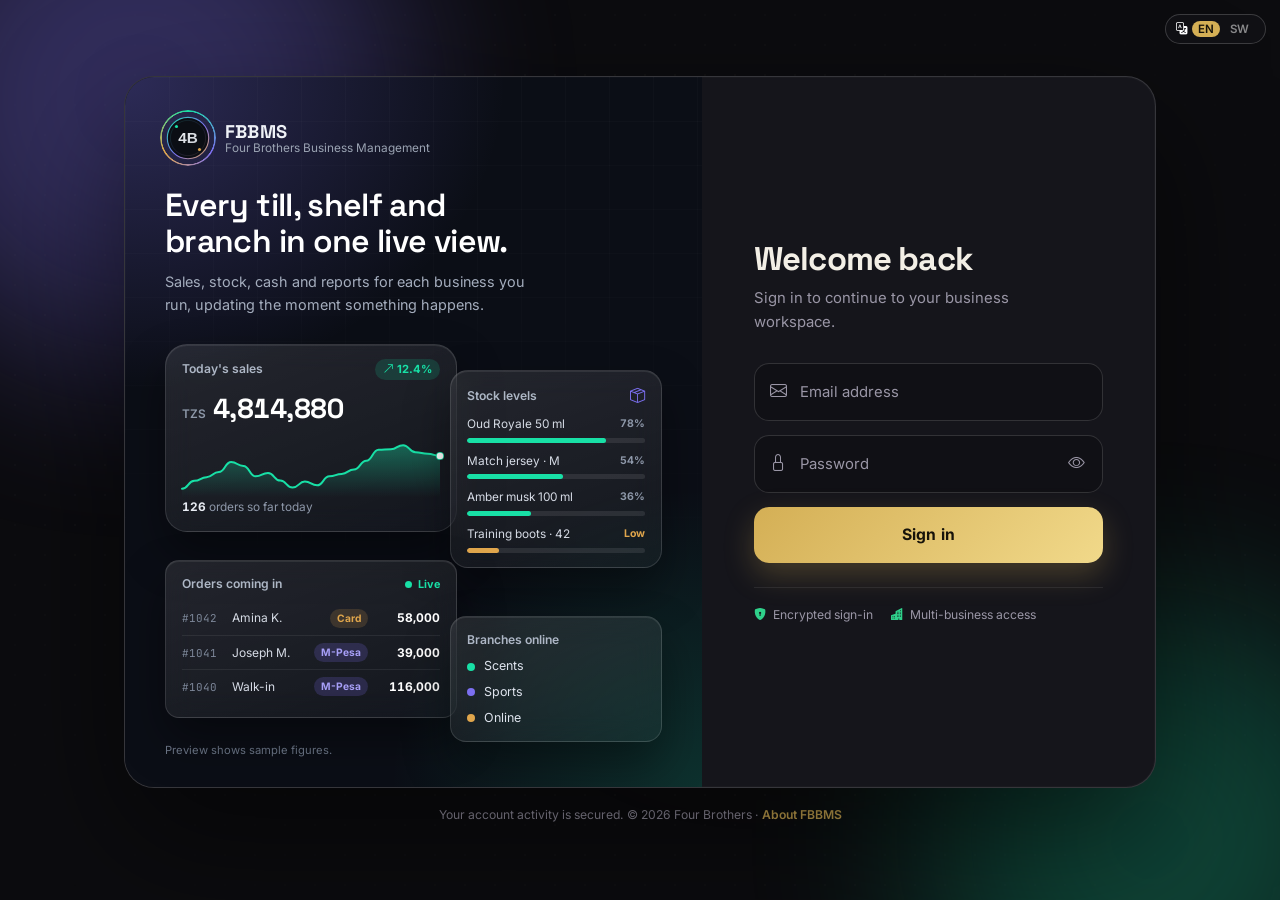
<file: index.html>
<!DOCTYPE html>
<html lang="en" data-theme="dark" data-bs-theme="dark">
<head>
<meta charset="UTF-8">
<meta name="viewport" content="width=device-width, initial-scale=1, viewport-fit=cover">
<title>FBBMS · Secure Business Management Login</title>
<meta name="description" content="Secure sign-in to Four Brothers Business Management System (FBBMS), an integrated platform for sales, inventory, finance, reporting and business operations.">
<meta name="robots" content="noindex, nofollow">
<meta name="referrer" content="strict-origin-when-cross-origin">
<meta name="theme-color" content="#0c0c0f">
<link rel="icon" href="assets/favicon.png" type="image/png">
<link href="https://cdn.jsdelivr.net/npm/bootstrap@5.3.3/dist/css/bootstrap.min.css" rel="stylesheet">
<link rel="stylesheet" href="https://cdn.jsdelivr.net/npm/bootstrap-icons@1.11.3/font/bootstrap-icons.css">
<link href="https://fonts.googleapis.com/css2?family=Inter:wght@400;500;600;700;800&family=Playfair+Display:wght@600;700&family=Space+Grotesk:wght@500;600;700&family=JetBrains+Mono:wght@500;700&display=swap" rel="stylesheet">
<link rel="stylesheet" href="css/app.css">
<link rel="stylesheet" href="css/login-animated.css">
</head>
<body class="lx">

<!-- ambient background: drifting colour fields + a dot grid that lights up under the pointer -->
<div class="lx-bg" aria-hidden="true">
  <span class="lx-blob b1"></span><span class="lx-blob b2"></span><span class="lx-blob b3"></span>
  <span class="lx-grid"></span><span class="lx-grid hot"></span>
</div>
<div class="lx-wipe" aria-hidden="true"></div>

<button type="button" class="lx-lang" id="langBtn" aria-label="Language"><i class="bi bi-translate"></i><span data-lang="en" data-no-i18n>EN</span><span data-lang="sw" data-no-i18n>SW</span></button>
<main class="lx-wrap">
  <div class="lx-shell" id="shell">

    <!-- ───────────── LEFT: live business floor ───────────── -->
    <section class="lx-stage" aria-label="Platform preview">
      <div class="lx-scan" aria-hidden="true"></div>

      <header class="lx-brand">
        <span class="lx-mark"><img src="assets/fbbms-logo.svg" alt=""></span>
        <span class="lx-brand-t"><b id="platName">FBBMS</b><small>Four Brothers Business Management</small></span>
      </header>

      <div class="lx-copy">
        <h2>Every till, shelf and branch in one live view.</h2>
        <p>Sales, stock, cash and reports for each business you run, updating the moment something happens.</p>
      </div>

      <!-- floating cards (desktop) -->
      <div class="lx-cards" aria-hidden="true">
        <div class="lx-card c-rev" data-depth="16" style="--i:0;--r:-5deg"><div class="lx-card-in">
          <div class="lx-card-h"><span>Today's sales</span><em class="lx-delta" id="fxDelta"><i class="bi bi-arrow-up-right"></i> 12.4%</em></div>
          <div class="lx-big"><small>TZS</small><b id="fxTotal">0</b></div>
          <svg class="lx-spark" viewBox="0 0 258 62" width="100%" height="62">
            <defs><linearGradient id="fxG" x1="0" y1="0" x2="0" y2="1"><stop offset="0" stop-color="#18E0A6" stop-opacity=".38"/><stop offset="1" stop-color="#18E0A6" stop-opacity="0"/></linearGradient></defs>
            <path id="fxArea" fill="url(#fxG)"/>
            <path id="fxLine" fill="none" stroke="#18E0A6" stroke-width="2" stroke-linecap="round" stroke-linejoin="round"/>
            <circle id="fxPulse" class="lx-pulse" r="4" fill="#18E0A6"/><circle id="fxDot" r="3.2" fill="#fff"/>
          </svg>
          <div class="lx-card-f"><b id="fxCount">126</b> orders so far today</div>
        </div></div>

        <div class="lx-card c-stock" data-depth="30" style="--i:1;--r:4deg"><div class="lx-card-in">
          <div class="lx-card-h"><span>Stock levels</span><i class="bi bi-box-seam"></i></div>
          <ul class="lx-stock" id="fxStock"></ul>
        </div></div>

        <div class="lx-card c-ord" data-depth="22" style="--i:2;--r:-3deg"><div class="lx-card-in">
          <div class="lx-card-h"><span>Orders coming in</span><span class="lx-live"><i></i>Live</span></div>
          <ul class="lx-orders" id="fxOrders"></ul>
        </div></div>

        <div class="lx-card c-br" data-depth="38" style="--i:3;--r:5deg"><div class="lx-card-in">
          <div class="lx-card-h"><span>Branches online</span></div>
          <div class="lx-br">
            <span><i style="--c:var(--lx-em)"></i>Scents</span>
            <span><i style="--c:var(--lx-vi);animation-delay:-.6s"></i>Sports</span>
            <span><i style="--c:var(--lx-am);animation-delay:-1.2s"></i>Online</span>
          </div>
        </div></div>
      </div>

      <!-- compact KPI marquee (mobile / tablet) -->
      <div class="lx-strip" aria-hidden="true"><div class="lx-strip-in">
        <span class="lx-chip"><i class="bi bi-graph-up-arrow"></i>Sales today <b>TZS 4.8M</b></span>
        <span class="lx-chip"><i class="bi bi-receipt"></i>Orders <b>126</b></span>
        <span class="lx-chip"><i class="bi bi-box-seam"></i>Low stock <b>3 items</b></span>
        <span class="lx-chip"><i class="bi bi-shop"></i>Branches <b>3 online</b></span>
        <span class="lx-chip"><i class="bi bi-graph-up-arrow"></i>Sales today <b>TZS 4.8M</b></span>
        <span class="lx-chip"><i class="bi bi-receipt"></i>Orders <b>126</b></span>
        <span class="lx-chip"><i class="bi bi-box-seam"></i>Low stock <b>3 items</b></span>
        <span class="lx-chip"><i class="bi bi-shop"></i>Branches <b>3 online</b></span>
      </div></div>

      <p class="lx-note">Preview shows sample figures.</p>
    </section>

    <!-- ───────────── RIGHT: sign-in ───────────── -->
    <section class="lx-panel">

      <div id="stepLogin" class="lx-step">
        <h1 class="lx-h">Welcome back</h1>
        <p class="lx-sub" id="loginHello">Sign in to continue to your business workspace.</p>

        <div class="lx-alert d-none" id="err"><i class="bi bi-exclamation-circle"></i><span id="errText"></span></div>

        <form id="loginForm" novalidate>
          <div class="lx-field" style="--d:0">
            <i class="bi bi-envelope lx-ico"></i>
            <input id="email" type="email" autocomplete="username" placeholder=" " required>
            <label for="email">Email address</label>
            <span class="lx-glow"></span>
          </div>
          <div class="lx-field" style="--d:1">
            <i class="bi bi-lock lx-ico"></i>
            <input id="pw" type="password" autocomplete="current-password" placeholder=" " required>
            <label for="pw">Password</label>
            <button type="button" class="lx-eye" id="eye" aria-label="Show password" aria-pressed="false"><i class="bi bi-eye"></i></button>
            <span class="lx-glow"></span>
          </div>
          <div class="lx-caps d-none" id="caps"><i class="bi bi-capslock"></i> Caps Lock is on</div>

          <button class="lx-btn" id="loginBtn" type="submit"><span class="fill"></span><span class="label">Sign in</span></button>
        </form>

        <ul class="lx-assure">
          <li><i class="bi bi-shield-lock-fill"></i>Encrypted sign-in</li>
          <li><i class="bi bi-buildings-fill"></i>Multi-business access</li>
        </ul>
      </div>

      <div id="stepOtp" class="lx-step d-none">
        <span class="lx-otp-ico"><i class="bi bi-shield-lock-fill"></i></span>
        <h1 class="lx-h">Check your email</h1>
        <p class="lx-sub">We sent a 6-digit code to <b id="otpEmail"></b>. Enter it below to continue.</p>
        <div class="lx-alert d-none" id="err2"><i class="bi bi-exclamation-circle"></i><span id="errText2"></span></div>
        <div class="lx-otp" id="otpBoxes"></div>
        <button class="lx-btn" id="otpBtn" type="button"><span class="fill"></span><span class="label">Verify &amp; continue</span></button>
        <div class="lx-links"><a href="#" id="backLink"><i class="bi bi-arrow-left"></i> Back</a><a href="#" id="resend">Resend code</a></div>
      </div>

      <!-- success overlay -->
      <div class="lx-unlock" id="unlock" aria-hidden="true">
        <svg viewBox="0 0 80 80" width="92" height="92"><circle class="ring" cx="40" cy="40" r="34"/><path class="tick" d="M25 41l11 11 20-23"/></svg>
        <h2>Access granted</h2>
        <p>Opening your workspace</p>
        <div class="bar"><i></i></div>
      </div>
    </section>
  </div>

  <p class="lx-foot">Your account activity is secured. © <span id="yr"></span> Four Brothers · <a href="about.html">About FBBMS</a></p>
</main>

<script src="https://cdn.jsdelivr.net/npm/bootstrap@5.3.3/dist/js/bootstrap.bundle.min.js"></script>
<script type="module" src="js/login.js"></script>
</body>
</html>
</file>
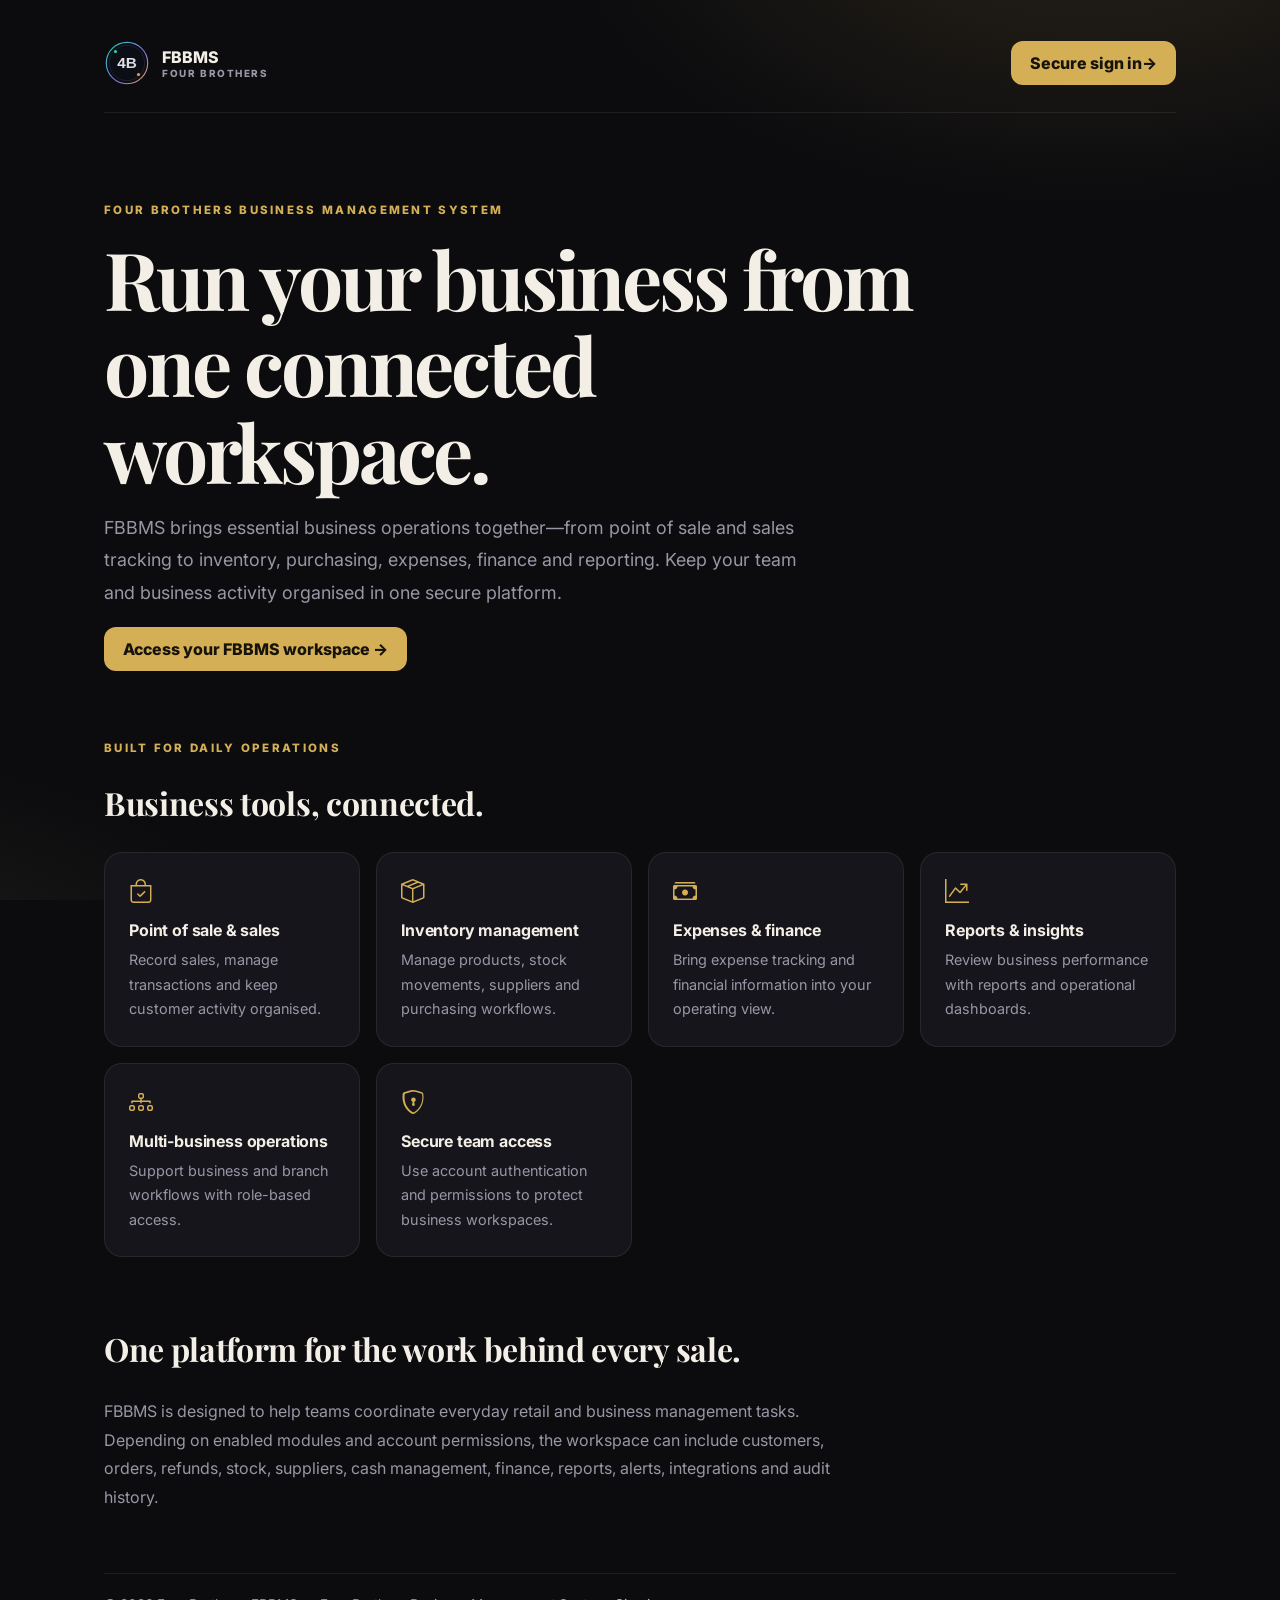
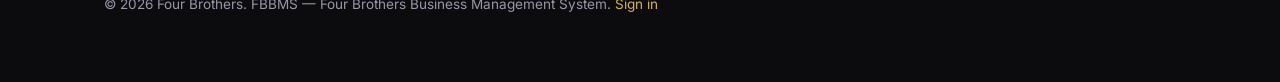
<file: about.html>
<!doctype html>
<html lang="en">
<head>
<meta charset="utf-8"><meta name="viewport" content="width=device-width, initial-scale=1">
<title>FBBMS | Four Brothers Business Management System</title>
<meta name="description" content="FBBMS brings sales, point of sale, inventory, purchasing, expenses, finance, reporting and multi-branch business operations into one management workspace.">
<meta name="robots" content="index, follow, max-image-preview:large">
<meta name="theme-color" content="#0c0c0f">
<link rel="canonical" href="https://management.fourbrothers.online/about.html">
<link rel="icon" href="assets/favicon.png" type="image/png">
<meta property="og:type" content="website"><meta property="og:site_name" content="FBBMS">
<meta property="og:title" content="FBBMS | Four Brothers Business Management System">
<meta property="og:description" content="One connected workspace for sales, stock, finance and business operations.">
<meta property="og:url" content="https://management.fourbrothers.online/about.html">
<meta property="og:image" content="https://management.fourbrothers.online/assets/fbbms-logo.svg">
<meta name="twitter:card" content="summary">
<link href="https://fonts.googleapis.com/css2?family=Inter:wght@400;500;600;700;800&family=Playfair+Display:wght@600;700&display=swap" rel="stylesheet">
<link href="https://cdn.jsdelivr.net/npm/bootstrap-icons@1.11.3/font/bootstrap-icons.css" rel="stylesheet"><link rel="stylesheet" href="css/app.css">
<style>
.public-wrap{position:relative;z-index:1;max-width:1120px;margin:auto;padding:28px 24px 70px}
.public-nav{display:flex;align-items:center;justify-content:space-between;padding:12px 0 26px;border-bottom:1px solid var(--border)}
.public-brand{display:flex;align-items:center;gap:12px;color:var(--text);font-weight:800}
.public-brand img{width:46px;height:46px;object-fit:contain}
.public-btn{display:inline-flex;align-items:center;justify-content:center;padding:12px 19px;border-radius:12px;background:var(--primary);color:var(--on-primary);font-weight:800}
.public-hero{padding:90px 0 70px;max-width:820px}
.public-eyebrow{color:var(--primary);font-size:.72rem;letter-spacing:.2em;font-weight:800}
.public-hero h1{font:700 clamp(2.6rem,7vw,5rem)/1.08 var(--font-display);letter-spacing:-.04em;margin:18px 0}
.public-hero p{color:var(--muted);font-size:1.12rem;line-height:1.8;max-width:700px}
.public-grid{display:grid;grid-template-columns:repeat(auto-fit,minmax(230px,1fr));gap:16px;margin:28px 0 70px}
.public-feature{padding:24px;border:1px solid var(--border);border-radius:18px;background:var(--surface)}
.public-feature i{font-size:1.5rem;color:var(--primary)}.public-feature h2{font-size:1rem;margin:14px 0 8px}.public-feature p{color:var(--muted);font-size:.9rem;line-height:1.7;margin:0}
.public-section{max-width:760px;padding-bottom:45px}.public-section h2{font:700 2rem var(--font-display)}
.public-footer{border-top:1px solid var(--border);padding-top:22px;color:var(--muted);font-size:.85rem}
@media(max-width:600px){.public-wrap{padding:18px}.public-hero{padding:65px 0 48px}}
</style>
<script type="application/ld+json">
{"@context":"https://schema.org","@type":"SoftwareApplication","name":"Four Brothers Business Management System (FBBMS)","alternateName":"FBBMS","applicationCategory":"BusinessApplication","operatingSystem":"Web","description":"A business management platform for point of sale, sales, inventory, purchasing, expenses, finance, reporting, team access and multi-branch operations.","url":"https://management.fourbrothers.online/about.html","publisher":{"@type":"Organization","name":"Four Brothers","url":"https://management.fourbrothers.online/"}}
</script>
</head>
<body>
<div class="public-wrap">
<nav class="public-nav" aria-label="Main navigation">
<a class="public-brand" href="about.html"><img src="assets/fbbms-logo.svg" alt="FBBMS logo"><span>FBBMS<small style="display:block;color:var(--muted);font-size:.62rem;letter-spacing:.16em">FOUR BROTHERS</small></span></a>
<a class="public-btn" href="index.html">Secure sign in <span aria-hidden="true"> →</span></a>
</nav>
<main>
<section class="public-hero">
<div class="public-eyebrow">FOUR BROTHERS BUSINESS MANAGEMENT SYSTEM</div>
<h1>Run your business from one connected workspace.</h1>
<p>FBBMS brings essential business operations together—from point of sale and sales tracking to inventory, purchasing, expenses, finance and reporting. Keep your team and business activity organised in one secure platform.</p>
<a class="public-btn" href="index.html">Access your FBBMS workspace →</a>
</section>
<section aria-labelledby="features-heading">
<div class="public-eyebrow">BUILT FOR DAILY OPERATIONS</div><h2 id="features-heading" style="font:700 2rem var(--font-display)">Business tools, connected.</h2>
<div class="public-grid">
<article class="public-feature"><i class="bi bi-bag-check"></i><h2>Point of sale & sales</h2><p>Record sales, manage transactions and keep customer activity organised.</p></article>
<article class="public-feature"><i class="bi bi-box-seam"></i><h2>Inventory management</h2><p>Manage products, stock movements, suppliers and purchasing workflows.</p></article>
<article class="public-feature"><i class="bi bi-cash-stack"></i><h2>Expenses & finance</h2><p>Bring expense tracking and financial information into your operating view.</p></article>
<article class="public-feature"><i class="bi bi-graph-up-arrow"></i><h2>Reports & insights</h2><p>Review business performance with reports and operational dashboards.</p></article>
<article class="public-feature"><i class="bi bi-diagram-3"></i><h2>Multi-business operations</h2><p>Support business and branch workflows with role-based access.</p></article>
<article class="public-feature"><i class="bi bi-shield-lock"></i><h2>Secure team access</h2><p>Use account authentication and permissions to protect business workspaces.</p></article>
</div>
</section>
<section class="public-section"><h2>One platform for the work behind every sale.</h2><p style="color:var(--muted);line-height:1.8">FBBMS is designed to help teams coordinate everyday retail and business management tasks. Depending on enabled modules and account permissions, the workspace can include customers, orders, refunds, stock, suppliers, cash management, finance, reports, alerts, integrations and audit history.</p></section>
</main>
<footer class="public-footer">© <span id="year"></span> Four Brothers. FBBMS — Four Brothers Business Management System. <a href="index.html">Sign in</a></footer>
</div>
<script>document.getElementById('year').textContent=new Date().getFullYear();</script>
</body></html>
</file>
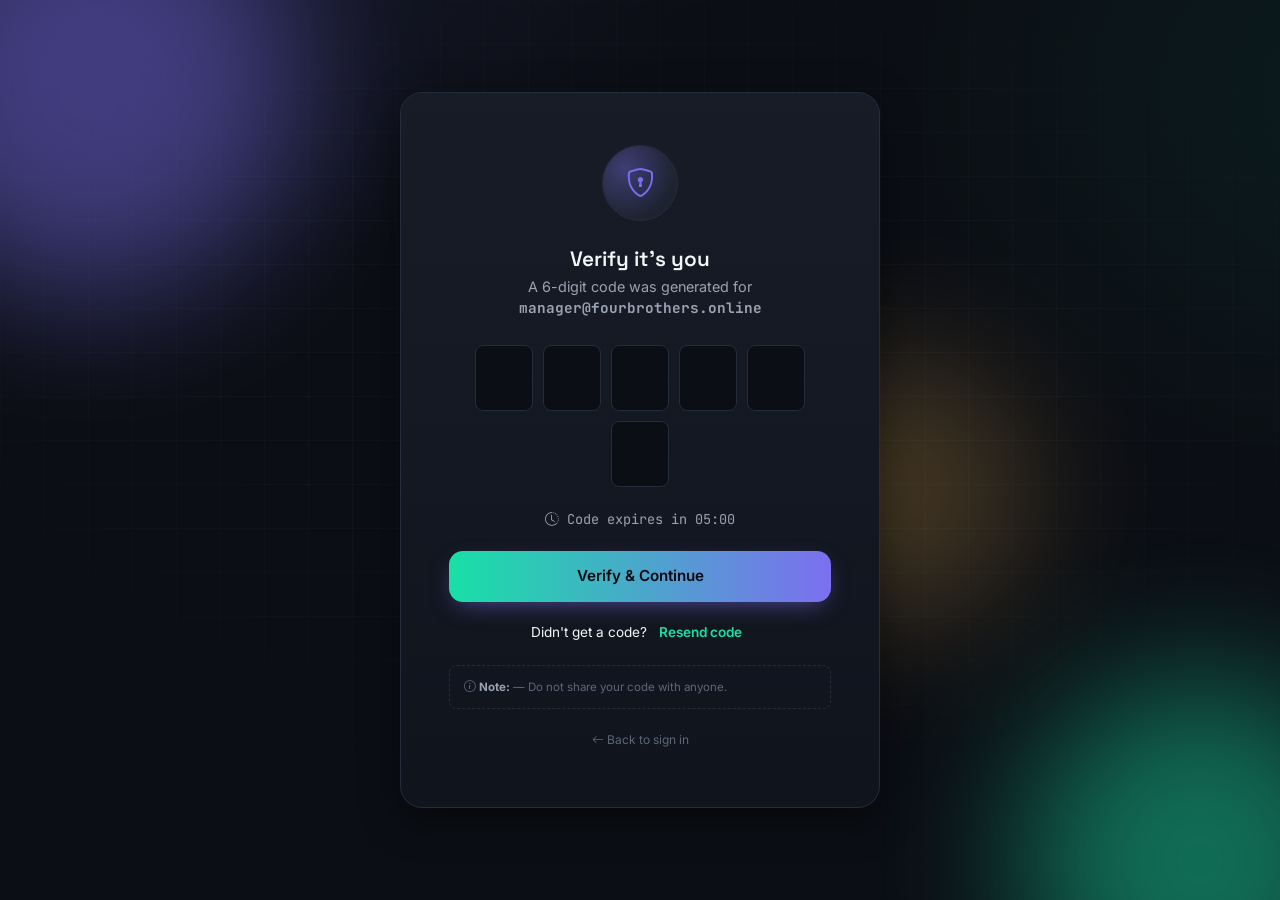
<file: otp.html>
<!DOCTYPE html>
<html lang="en">
<head>
<meta charset="UTF-8">
<meta name="viewport" content="width=device-width, initial-scale=1.0, viewport-fit=cover">
<title>FBBMS | Verify Identity</title>
<link rel="icon" href="assets/logo.svg" type="image/svg+xml">
<link href="https://cdn.jsdelivr.net/npm/bootstrap@5.3.3/dist/css/bootstrap.min.css" rel="stylesheet">
<link rel="stylesheet" href="https://cdn.jsdelivr.net/npm/bootstrap-icons@1.11.3/font/bootstrap-icons.css">
<link href="https://fonts.googleapis.com/css2?family=Space+Grotesk:wght@500;600;700&family=Inter:wght@400;500;600;700&family=JetBrains+Mono:wght@500;700&display=swap" rel="stylesheet">
<link rel="stylesheet" href="css/variables.css">
<link rel="stylesheet" href="css/components.css">
<link rel="stylesheet" href="css/login.css">
<meta name="robots" content="noindex, nofollow">
</head>
<body>

<div class="auth-shell">
  <div class="orb orb-1"></div>
  <div class="orb orb-2"></div>
  <div class="orb orb-3"></div>
  <div class="auth-card" id="otpCard">
    <div id="otpStep">
      <div class="otp-envelope"><i class="bi bi-shield-lock"></i></div>
      <h1 class="auth-title">Verify it's you</h1>
      <p class="auth-subtitle">A 6-digit code was generated for<br><b id="otpTargetEmail" class="mono">manager@fourbrothers.online</b></p>
      <div class="auth-error" id="otpError">
        <i class="bi bi-exclamation-circle"></i>
        <span id="otpErrorText">Incorrect code.</span>
      </div>
      <div class="otp-inputs" id="otpInputs">
        <input type="text" inputmode="numeric" maxlength="1">
        <input type="text" inputmode="numeric" maxlength="1">
        <input type="text" inputmode="numeric" maxlength="1">
        <input type="text" inputmode="numeric" maxlength="1">
        <input type="text" inputmode="numeric" maxlength="1">
        <input type="text" inputmode="numeric" maxlength="1">
      </div>
      <div class="otp-timer"><i class="bi bi-clock-history"></i> Code expires in <span id="otpCountdown">05:00</span></div>
      <button class="fb-btn" id="otpVerifyBtn" style="margin-top:14px;">
        <span class="spinner"></span>
        <span class="btn-text">Verify &amp; Continue</span>
      </button>
      <p class="otp-resend" style="margin-top:16px;">
        Didn't get a code?
        <button id="otpResendBtn">Resend code</button>
      </p>
      <div class="demo-creds">
        <i class="bi bi-info-circle"></i> <b>Note:</b> &mdash; Do not share your code with anyone. <br>
      </div>
    </div>
    <div id="otpSuccessStep" style="display:none;">
      <div class="otp-success">
        <div class="check-ring"><i class="bi bi-check-lg"></i></div>
        <h1 class="auth-title" style="margin-top:0;">Identity verified</h1>
        <p class="auth-subtitle">Redirecting you to your dashboard&hellip;</p>
      </div>
    </div>
    <p class="auth-footer-note"><a href="index.html"><i class="bi bi-arrow-left"></i> Back to sign in</a></p>
  </div>
</div>

<script src="https://cdn.jsdelivr.net/npm/bootstrap@5.3.3/dist/js/bootstrap.bundle.min.js"></script>
<script type="module" src="js/utils.js"></script>
<script type="module" src="js/api.js"></script>
<script type="module" src="js/otp.js"></script>
</body>
</html>
</file>
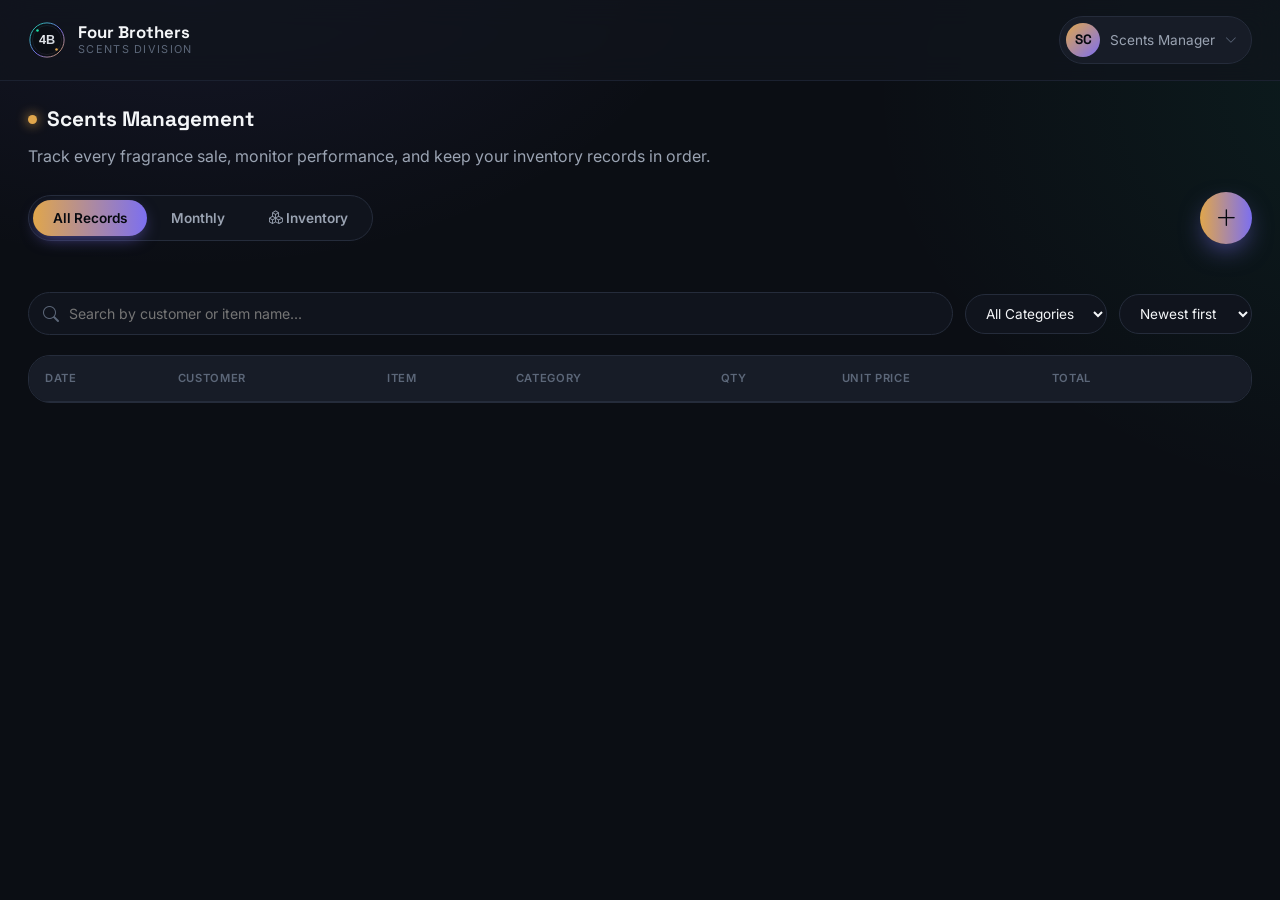
<file: scents-dashboard.html>
<!DOCTYPE html>
<html lang="en">
<head>
<meta charset="UTF-8">
<meta name="viewport" content="width=device-width, initial-scale=1.0, viewport-fit=cover">
<title>FBBMS | Scents Management</title>

<link rel="icon" href="assets/logo.svg" type="image/svg+xml">
<link href="https://cdn.jsdelivr.net/npm/bootstrap@5.3.3/dist/css/bootstrap.min.css" rel="stylesheet">
<link rel="stylesheet" href="https://cdn.jsdelivr.net/npm/bootstrap-icons@1.11.3/font/bootstrap-icons.css">
<link href="https://fonts.googleapis.com/css2?family=Space+Grotesk:wght@500;600;700&family=Inter:wght@400;500;600;700&family=JetBrains+Mono:wght@500;700&display=swap" rel="stylesheet">

<link rel="stylesheet" href="css/variables.css">
<link rel="stylesheet" href="css/components.css">
<link rel="stylesheet" href="css/dashboard.css">
<meta name="robots" content="noindex, nofollow">
</head>
<body data-role="scents">

<header class="fb-topbar">
  <div class="fb-brand">
    <img src="assets/logo.svg" alt="logo">
    <div class="fb-brand-text">
      <div class="fb-brand-name">Four Brothers</div>
      <div class="fb-brand-tag">Scents Division</div>
    </div>
  </div>

  <div class="fb-clock-host" id="clockHost"></div>

  <div class="fb-profile">
    <button class="fb-profile-trigger" id="profileTrigger">
      <span class="fb-avatar">SC</span>
      <span class="fb-profile-name d-none d-sm-inline">Scents Manager</span>
      <i class="bi bi-chevron-down text-faint-fb" style="font-size:0.75rem;"></i>
    </button>
    <div class="fb-dropdown" id="profileDropdown">
      <button class="fb-dropdown-item"><i class="bi bi-envelope"></i> scents@fourbrothers.online</button>
      <div class="fb-dropdown-divider"></div>
      <button class="fb-dropdown-item danger" id="logoutBtn"><i class="bi bi-box-arrow-right"></i> Logout</button>
    </div>
  </div>
</header>

<main class="fb-page-wrap">

  <div class="d-flex flex-wrap align-items-center justify-content-between gap-3 mb-1">
    <h1 class="fb-page-heading"><span class="accent-dot"></span> Scents Management</h1>
  </div>
  <p class="text-muted-fb mb-4">Track every fragrance sale, monitor performance, and keep your inventory records in order.</p>

  <div class="d-flex flex-wrap align-items-center justify-content-between gap-3 mb-4">
    <div class="fb-tabs" id="viewTabs">
      <button class="fb-tab active" data-view="all">All Records</button>
      <button class="fb-tab" data-view="monthly">Monthly</button>
      <button class="fb-tab" data-view="inventory"><i class="bi bi-boxes"></i> Inventory</button>
    </div>
    <button class="fb-fab" id="addRecordFab" title="Add new record"><i class="bi bi-plus-lg"></i></button>
  </div>

  <!-- ALL VIEW -->
  <section class="fb-section active" id="section-all">
    <div class="fb-stats-grid mb-4" id="allStatsGrid"></div>

    <div class="fb-toolbar">
      <div class="fb-search">
        <i class="bi bi-search"></i>
        <input type="text" id="allSearchInput" placeholder="Search by customer or item name...">
      </div>
      <select class="fb-select" id="allCategoryFilter">
        <option value="">All Categories</option>
      </select>
      <select class="fb-select" id="allSortSelect">
        <option value="newest">Newest first</option>
        <option value="oldest">Oldest first</option>
        <option value="highest">Highest total</option>
        <option value="lowest">Lowest total</option>
      </select>
    </div>

    <div class="fb-table-wrap fb-scroll-x">
      <table class="fb-table" id="allTable">
        <thead>
          <tr>
            <th>Date</th><th>Customer</th><th>Item</th><th>Category</th>
            <th>Qty</th><th>Unit Price</th><th>Total</th><th></th>
          </tr>
        </thead>
        <tbody id="allTableBody"></tbody>
      </table>
    </div>
  </section>

  <!-- MONTHLY VIEW -->
  <section class="fb-section" id="section-monthly">
    <div class="fb-month-grid" id="monthGrid"></div>

    <div id="monthlyDetail" style="display:none;">
      <div class="fb-card mb-4 d-flex flex-wrap align-items-center justify-content-between gap-3">
        <div>
          <div class="fb-stat-label mb-1">Total income &mdash; <span id="monthlyLabel"></span></div>
          <div class="fb-stat-value" id="monthlyTotal" style="font-size:2rem;"></div>
        </div>
        <div class="fb-badge fb-badge-category" id="monthlyCount"></div>
      </div>

      <div class="fb-toolbar">
        <div class="fb-search">
          <i class="bi bi-search"></i>
          <input type="text" id="monthSearchInput" placeholder="Search by customer or item name...">
        </div>
        <select class="fb-select" id="monthCategoryFilter">
          <option value="">All Categories</option>
        </select>
      </div>

      <div class="fb-table-wrap fb-scroll-x">
        <table class="fb-table" id="monthTable">
          <thead>
            <tr>
              <th>Date</th><th>Customer</th><th>Item</th><th>Category</th>
              <th>Qty</th><th>Unit Price</th><th>Total</th><th></th>
            </tr>
          </thead>
          <tbody id="monthTableBody"></tbody>
        </table>
      </div>
    </div>
  </section>

  <!-- INVENTORY VIEW -->
  <section class="fb-section" id="section-inventory">
    <div class="fb-stats-grid mb-4" id="inventorySummary"></div>
    <p class="text-muted-fb mb-3" style="font-size:0.85rem;">
      <i class="bi bi-info-circle"></i> Stock levels update automatically whenever you log or delete a sale record. Only the Super Manager can add new stock.
    </p>
    <div class="fb-inventory-grid" id="inventoryGrid"></div>
  </section>

</main>

<!-- ADD RECORD MODAL -->
<div class="modal fade" id="addRecordModal" tabindex="-1">
  <div class="modal-dialog modal-dialog-centered">
    <div class="modal-content fb-modal">
      <div class="modal-header">
        <h5 class="modal-title"><i class="bi bi-plus-circle"></i> New Sale Record</h5>
        <button type="button" class="btn-close" data-bs-dismiss="modal"></button>
      </div>
      <form id="addRecordForm">
        <div class="modal-body">
          <div class="row g-3">
            <div class="col-md-6">
              <label class="fb-form-label">Date</label>
              <input type="date" class="fb-form-control" id="recDate" required>
            </div>
            <div class="col-md-6">
              <label class="fb-form-label">Customer name</label>
              <input type="text" class="fb-form-control" id="recCustomer" placeholder="e.g. Amina Hassan" required>
            </div>
            <div class="col-md-6">
              <label class="fb-form-label">Item name</label>
              <input type="text" class="fb-form-control" id="recItem" placeholder="e.g. Oud Al Malaki" required>
            </div>
            <div class="col-md-6">
              <label class="fb-form-label">Category</label>
              <select class="fb-form-control" id="recCategory" required></select>
            </div>
            <div class="col-md-6" id="recCategoryOtherWrap" style="display:none;">
              <label class="fb-form-label">Specify category</label>
              <input type="text" class="fb-form-control" id="recCategoryOther" placeholder="Custom category">
            </div>
            <div class="col-md-4">
              <label class="fb-form-label">Quantity</label>
              <input type="number" min="1" value="1" class="fb-form-control" id="recQty" required>
            </div>
            <div class="col-md-4">
              <label class="fb-form-label">Unit price (TZS)</label>
              <input type="number" min="0" step="500" class="fb-form-control" id="recUnitPrice" required>
            </div>
            <div class="col-md-4">
              <label class="fb-form-label">Total price</label>
              <input type="text" class="fb-form-control mono" id="recTotalPreview" disabled value="TZS 0">
            </div>
            <div class="col-12">
              <label class="fb-form-label">Notes (optional)</label>
              <input type="text" class="fb-form-control" id="recNotes" placeholder="Any additional details">
            </div>
          </div>
        </div>
        <div class="modal-footer">
          <button type="button" class="fb-btn-outline" data-bs-dismiss="modal">Cancel</button>
          <button type="submit" class="fb-btn-primary"><i class="bi bi-check2"></i> Save Record</button>
        </div>
      </form>
    </div>
  </div>
</div>

<!-- All HTML content stays the same, only the script section changes -->
<script src="https://cdn.jsdelivr.net/npm/bootstrap@5.3.3/dist/js/bootstrap.bundle.min.js"></script>
<script type="module" src="js/utils.js"></script>
<script type="module" src="js/api.js"></script>
<script type="module" src="js/records.js"></script>
<script type="module">
  import { fbInitRecordsPage } from './js/records.js';
  fbInitRecordsPage("scents"); 
</script>
</body>
</html>
</file>
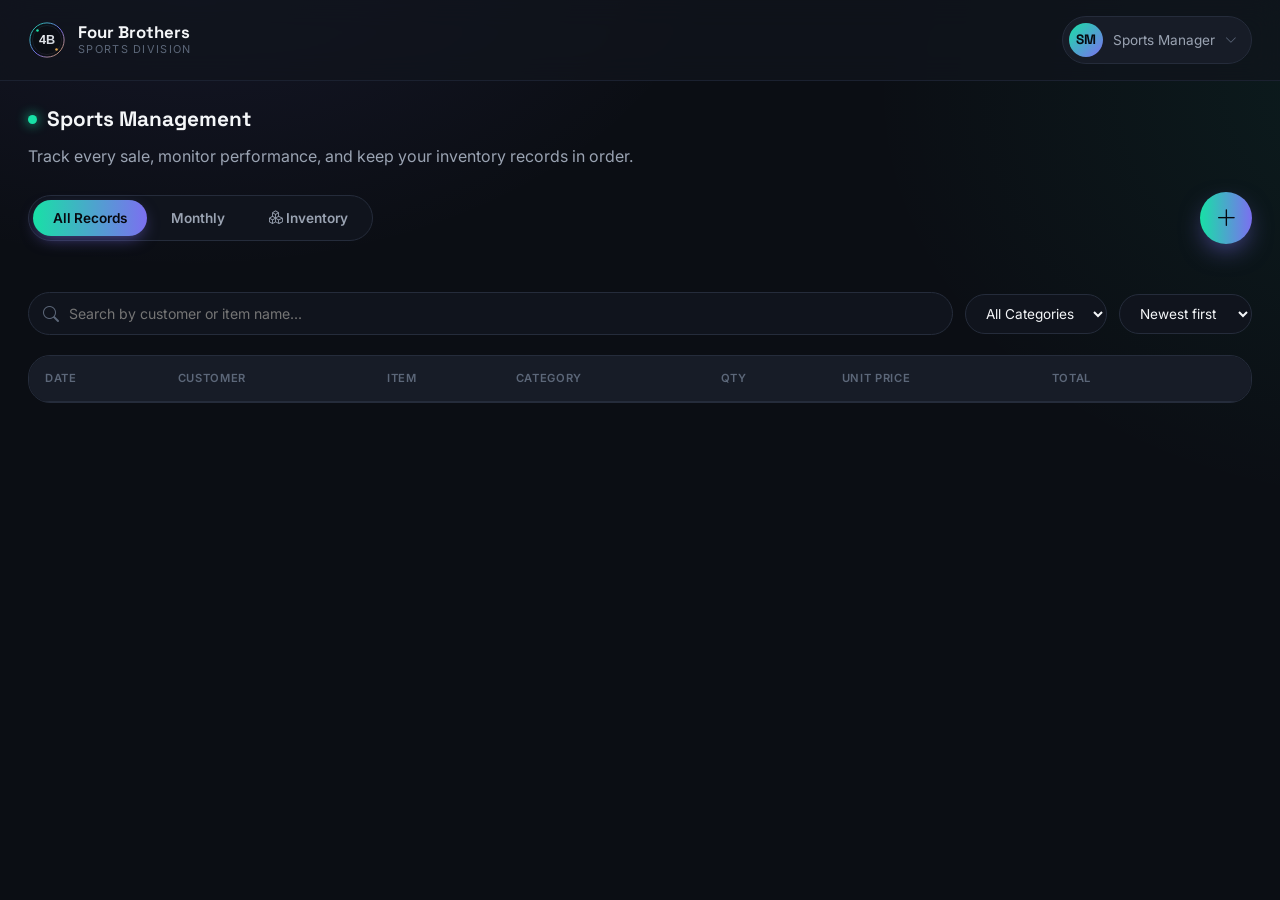
<file: sports-dashboard.html>
<!DOCTYPE html>
<html lang="en">
<head>
<meta charset="UTF-8">
<meta name="viewport" content="width=device-width, initial-scale=1.0, viewport-fit=cover">
<title>FBBMS | Sports Management</title>

<link rel="icon" href="assets/logo.svg" type="image/svg+xml">
<link href="https://cdn.jsdelivr.net/npm/bootstrap@5.3.3/dist/css/bootstrap.min.css" rel="stylesheet">
<link rel="stylesheet" href="https://cdn.jsdelivr.net/npm/bootstrap-icons@1.11.3/font/bootstrap-icons.css">
<link href="https://fonts.googleapis.com/css2?family=Space+Grotesk:wght@500;600;700&family=Inter:wght@400;500;600;700&family=JetBrains+Mono:wght@500;700&display=swap" rel="stylesheet">

<link rel="stylesheet" href="css/variables.css">
<link rel="stylesheet" href="css/components.css">
<link rel="stylesheet" href="css/dashboard.css">
<meta name="robots" content="noindex, nofollow">
</head>
<body data-role="sports">

<header class="fb-topbar">
  <div class="fb-brand">
    <img src="assets/logo.svg" alt="logo">
    <div class="fb-brand-text">
      <div class="fb-brand-name">Four Brothers</div>
      <div class="fb-brand-tag">Sports Division</div>
    </div>
  </div>

  <div class="fb-clock-host" id="clockHost"></div>

  <div class="fb-profile">
    <button class="fb-profile-trigger" id="profileTrigger">
      <span class="fb-avatar">SM</span>
      <span class="fb-profile-name d-none d-sm-inline">Sports Manager</span>
      <i class="bi bi-chevron-down text-faint-fb" style="font-size:0.75rem;"></i>
    </button>
    <div class="fb-dropdown" id="profileDropdown">
      <button class="fb-dropdown-item"><i class="bi bi-envelope"></i> sports@fourbrothers.online</button>
      <div class="fb-dropdown-divider"></div>
      <button class="fb-dropdown-item danger" id="logoutBtn"><i class="bi bi-box-arrow-right"></i> Logout</button>
    </div>
  </div>
</header>

<main class="fb-page-wrap">

  <div class="d-flex flex-wrap align-items-center justify-content-between gap-3 mb-1">
    <h1 class="fb-page-heading"><span class="accent-dot"></span> Sports Management</h1>
  </div>
  <p class="text-muted-fb mb-4">Track every sale, monitor performance, and keep your inventory records in order.</p>

  <div class="d-flex flex-wrap align-items-center justify-content-between gap-3 mb-4">
    <div class="fb-tabs" id="viewTabs">
      <button class="fb-tab active" data-view="all">All Records</button>
      <button class="fb-tab" data-view="monthly">Monthly</button>
      <button class="fb-tab" data-view="inventory"><i class="bi bi-boxes"></i> Inventory</button>
    </div>
    <button class="fb-fab" id="addRecordFab" title="Add new record"><i class="bi bi-plus-lg"></i></button>
  </div>

  <!-- ALL VIEW -->
  <section class="fb-section active" id="section-all">
    <div class="fb-stats-grid mb-4" id="allStatsGrid"></div>

    <div class="fb-toolbar">
      <div class="fb-search">
        <i class="bi bi-search"></i>
        <input type="text" id="allSearchInput" placeholder="Search by customer or item name...">
      </div>
      <select class="fb-select" id="allCategoryFilter">
        <option value="">All Categories</option>
      </select>
      <!-- FIXED: Match backend expected values -->
      <select class="fb-select" id="allSortSelect">
        <option value="newest">Newest first</option>
        <option value="oldest">Oldest first</option>
        <option value="highest">Highest total</option>
        <option value="lowest">Lowest total</option>
      </select>
    </div>

    <div class="fb-table-wrap fb-scroll-x">
      <table class="fb-table" id="allTable">
        <thead>
          <tr>
            <th>Date</th><th>Customer</th><th>Item</th><th>Category</th>
            <th>Qty</th><th>Unit Price</th><th>Total</th><th></th>
          </tr>
        </thead>
        <tbody id="allTableBody"></tbody>
      </table>
    </div>
  </section>

  <!-- MONTHLY VIEW -->
  <section class="fb-section" id="section-monthly">
    <div class="fb-month-grid" id="monthGrid"></div>

    <div id="monthlyDetail" style="display:none;">
      <div class="fb-card mb-4 d-flex flex-wrap align-items-center justify-content-between gap-3">
        <div>
          <div class="fb-stat-label mb-1">Total income &mdash; <span id="monthlyLabel"></span></div>
          <div class="fb-stat-value" id="monthlyTotal" style="font-size:2rem;"></div>
        </div>
        <div class="fb-badge fb-badge-category" id="monthlyCount"></div>
      </div>

      <div class="fb-toolbar">
        <div class="fb-search">
          <i class="bi bi-search"></i>
          <input type="text" id="monthSearchInput" placeholder="Search by customer or item name...">
        </div>
        <select class="fb-select" id="monthCategoryFilter">
          <option value="">All Categories</option>
        </select>
      </div>

      <div class="fb-table-wrap fb-scroll-x">
        <table class="fb-table" id="monthTable">
          <thead>
            <tr>
              <th>Date</th><th>Customer</th><th>Item</th><th>Category</th>
              <th>Qty</th><th>Unit Price</th><th>Total</th><th></th>
            </tr>
          </thead>
          <tbody id="monthTableBody"></tbody>
        </table>
      </div>
    </div>
  </section>

  <!-- INVENTORY VIEW -->
  <section class="fb-section" id="section-inventory">
    <div class="fb-stats-grid mb-4" id="inventorySummary"></div>
    <p class="text-muted-fb mb-3" style="font-size:0.85rem;">
      <i class="bi bi-info-circle"></i> Stock levels update automatically whenever you log or delete a sale record. Only the Super Manager can add new stock.
    </p>
    <div class="fb-inventory-grid" id="inventoryGrid"></div>
  </section>

</main>

<!-- ADD RECORD MODAL -->
<div class="modal fade" id="addRecordModal" tabindex="-1">
  <div class="modal-dialog modal-dialog-centered">
    <div class="modal-content fb-modal">
      <div class="modal-header">
        <h5 class="modal-title"><i class="bi bi-plus-circle"></i> New Sale Record</h5>
        <button type="button" class="btn-close" data-bs-dismiss="modal"></button>
      </div>
      <form id="addRecordForm">
        <div class="modal-body">
          <div class="row g-3">
            <div class="col-md-6">
              <label class="fb-form-label">Date</label>
              <input type="date" class="fb-form-control" id="recDate" required>
            </div>
            <div class="col-md-6">
              <label class="fb-form-label">Customer name</label>
              <input type="text" class="fb-form-control" id="recCustomer" placeholder="e.g. John Mwakalinga" required>
            </div>
            <div class="col-md-6">
              <label class="fb-form-label">Item name</label>
              <input type="text" class="fb-form-control" id="recItem" placeholder="e.g. Football" required>
            </div>
            <div class="col-md-6">
              <label class="fb-form-label">Category</label>
              <select class="fb-form-control" id="recCategory" required></select>
            </div>
            <div class="col-md-6" id="recCategoryOtherWrap" style="display:none;">
              <label class="fb-form-label">Specify category</label>
              <input type="text" class="fb-form-control" id="recCategoryOther" placeholder="Custom category">
            </div>
            <div class="col-md-4">
              <label class="fb-form-label">Quantity</label>
              <input type="number" min="1" value="1" class="fb-form-control" id="recQty" required>
            </div>
            <div class="col-md-4">
              <label class="fb-form-label">Unit price (TZS)</label>
              <input type="number" min="0" step="500" class="fb-form-control" id="recUnitPrice" required>
            </div>
            <div class="col-md-4">
              <label class="fb-form-label">Total price</label>
              <input type="text" class="fb-form-control mono" id="recTotalPreview" disabled value="TZS 0">
            </div>
            <div class="col-12">
              <label class="fb-form-label">Notes (optional)</label>
              <input type="text" class="fb-form-control" id="recNotes" placeholder="Any additional details">
            </div>
          </div>
        </div>
        <div class="modal-footer">
          <button type="button" class="fb-btn-outline" data-bs-dismiss="modal">Cancel</button>
          <button type="submit" class="fb-btn-primary"><i class="bi bi-check2"></i> Save Record</button>
        </div>
      </form>
    </div>
  </div>
</div>

<script src="https://cdn.jsdelivr.net/npm/bootstrap@5.3.3/dist/js/bootstrap.bundle.min.js"></script>
<script type="module" src="js/utils.js"></script>
<script type="module" src="js/api.js"></script>
<script type="module" src="js/records.js"></script>
<script type="module">
  import { fbInitRecordsPage } from './js/records.js';
  fbInitRecordsPage("sports"); 
</script>
</body>
</html>
</file>
<file: css/app.css>
/* FBBMS v2 – design system. Colours are CSS variables so each business (and the Developer) can re-theme everything. */
:root{
  --primary:#d4af55; --accent:#f1d98a; --on-primary:#17130a;
  --bg:#0c0c0f; --bg2:#101015; --surface:#15151b; --surface2:#1b1b23; --surface3:#23232d;
  --text:#f3efe6; --muted:#9a96a6; --border:rgba(255,255,255,.08); --border2:rgba(255,255,255,.14);
  --success:#2fd18b; --danger:#ff5d73; --warning:#ffb84d; --info:#56a8ff;
  --radius:16px; --radius-sm:10px; --shadow:0 10px 30px rgba(0,0,0,.35);
  --font:'Inter',system-ui,-apple-system,'Segoe UI',sans-serif; --font-display:'Playfair Display',Georgia,serif;
  --sidebar:272px;
}
html[data-theme="light"]{
  --bg:#f5f3ee; --bg2:#efece5; --surface:#ffffff; --surface2:#f7f5f0; --surface3:#ece8df;
  --text:#1c1a16; --muted:#6f6a5d; --border:rgba(20,16,5,.09); --border2:rgba(20,16,5,.16); --shadow:0 10px 30px rgba(60,45,10,.10);
}
*{box-sizing:border-box} html{scroll-behavior:smooth}
body{margin:0;font-family:var(--font);background:var(--bg);color:var(--text);-webkit-font-smoothing:antialiased;min-height:100vh;overflow-x:hidden}
body::before{content:"";position:fixed;inset:0;pointer-events:none;background:radial-gradient(900px 500px at 85% -10%,color-mix(in srgb,var(--primary) 14%,transparent),transparent 60%),radial-gradient(700px 400px at -10% 110%,color-mix(in srgb,var(--accent) 8%,transparent),transparent 60%);z-index:0}
a{color:var(--primary);text-decoration:none} .text-muted,.muted{color:var(--muted)!important}
h1,h2,h3,h4,h5{font-weight:700;letter-spacing:-.01em}
::selection{background:var(--primary);color:var(--on-primary)}
::-webkit-scrollbar{width:9px;height:9px}::-webkit-scrollbar-thumb{background:var(--surface3);border-radius:9px}::-webkit-scrollbar-track{background:transparent}

/* ---------- shell ---------- */
.app{position:relative;z-index:1;display:grid;grid-template-columns:var(--sidebar) minmax(0,1fr);min-height:100vh}
.sidebar{position:sticky;top:0;height:100vh;display:flex;flex-direction:column;background:linear-gradient(180deg,var(--surface),var(--bg2));border-right:1px solid var(--border);padding:18px 14px;overflow-y:auto;z-index:1040;transition:transform .3s ease}
.brand{display:flex;flex-direction:column;align-items:center;gap:8px;padding:8px 6px 18px;border-bottom:1px solid var(--border);margin-bottom:12px;text-align:center}
.brand-name{font-family:var(--font-display);font-size:1.25rem;font-weight:700;letter-spacing:.02em;line-height:1.1}
.brand-sub{font-size:.68rem;letter-spacing:.22em;text-transform:uppercase;color:var(--muted)}
.logo-anim{position:relative;display:inline-block;animation:float 6s ease-in-out infinite;filter:drop-shadow(0 6px 18px color-mix(in srgb,var(--primary) 35%,transparent))}
.logo-anim img{display:block;width:100%;height:auto;position:relative}
.logo-anim::after{content:"";position:absolute;inset:0;background:linear-gradient(115deg,transparent 35%,rgba(255,255,255,.95) 50%,transparent 65%);background-size:250% 100%;background-position:150% 0;animation:shimmer 4.5s ease-in-out infinite;-webkit-mask-image:var(--logo-mask);mask-image:var(--logo-mask);-webkit-mask-size:contain;mask-size:contain;-webkit-mask-repeat:no-repeat;mask-repeat:no-repeat;-webkit-mask-position:center;mask-position:center;mix-blend-mode:overlay}
.logo-anim.glow::before{content:"";position:absolute;inset:-18%;border-radius:50%;background:radial-gradient(circle,color-mix(in srgb,var(--primary) 30%,transparent),transparent 65%);animation:pulse 4s ease-in-out infinite;z-index:-1}
@keyframes float{0%,100%{transform:translateY(0)}50%{transform:translateY(-5px)}}
@keyframes shimmer{0%{background-position:150% 0}55%,100%{background-position:-50% 0}}
@keyframes pulse{0%,100%{opacity:.55;transform:scale(.95)}50%{opacity:1;transform:scale(1.08)}}
.nav-group{font-size:.66rem;letter-spacing:.2em;text-transform:uppercase;color:var(--muted);padding:14px 12px 6px}
.nav-item{display:flex;align-items:center;gap:12px;padding:10px 12px;border-radius:12px;color:var(--muted);font-weight:500;font-size:.92rem;cursor:pointer;transition:.18s;position:relative;margin-bottom:2px}
.nav-item i{font-size:1.1rem;width:22px;text-align:center}
.nav-item:hover{background:var(--surface2);color:var(--text)}
.nav-item.active{background:linear-gradient(90deg,color-mix(in srgb,var(--primary) 20%,transparent),transparent);color:var(--primary)}
.nav-item.active::before{content:"";position:absolute;left:-14px;top:20%;bottom:20%;width:4px;border-radius:0 4px 4px 0;background:var(--primary)}
.nav-item .badge-dot{margin-left:auto;background:var(--danger);color:#fff;font-size:.68rem;border-radius:20px;padding:1px 7px;font-weight:700;animation:pop .4s}
@keyframes pop{0%{transform:scale(0)}80%{transform:scale(1.2)}100%{transform:scale(1)}}
.sidebar-foot{margin-top:auto;padding-top:14px;border-top:1px solid var(--border);font-size:.72rem;color:var(--muted);text-align:center}
.main{min-width:0;display:flex;flex-direction:column}
.topbar{position:sticky;top:0;z-index:1030;display:flex;align-items:center;gap:12px;padding:12px 24px;background:color-mix(in srgb,var(--bg) 82%,transparent);backdrop-filter:blur(14px);border-bottom:1px solid var(--border)}
.topbar .grow{flex:1}
.icon-btn{width:40px;height:40px;border-radius:12px;border:1px solid var(--border);background:var(--surface);color:var(--text);display:grid;place-items:center;cursor:pointer;transition:.18s;position:relative}
.icon-btn:hover{border-color:var(--primary);color:var(--primary)}
.icon-btn .count{position:absolute;top:-5px;right:-5px;background:var(--danger);color:#fff;border-radius:20px;font-size:.65rem;font-weight:700;padding:1px 6px}
.biz-switch{display:flex;align-items:center;gap:10px;padding:6px 12px 6px 8px;border:1px solid var(--border);border-radius:14px;background:var(--surface);cursor:pointer;color:var(--text);max-width:260px}
.biz-switch img{width:30px;height:30px;object-fit:contain}.biz-switch .nm{font-weight:600;font-size:.9rem;line-height:1.1;text-align:left;white-space:nowrap;overflow:hidden;text-overflow:ellipsis}.biz-switch small{color:var(--muted);font-size:.7rem}
.clock{text-align:right;line-height:1.15}.clock .t{font-weight:700;font-variant-numeric:tabular-nums;font-size:1rem}.clock .d{font-size:.7rem;color:var(--muted)}
.live-dot{width:9px;height:9px;border-radius:50%;background:var(--muted);display:inline-block;margin-right:6px}.live-dot.on{background:var(--success);box-shadow:0 0 0 0 rgba(47,209,139,.6);animation:ping 2s infinite}
@keyframes ping{70%{box-shadow:0 0 0 9px rgba(47,209,139,0)}100%{box-shadow:0 0 0 0 rgba(47,209,139,0)}}
.content{padding:24px;max-width:1500px;width:100%;margin:0 auto;animation:fadeUp .35s ease}
@keyframes fadeUp{from{opacity:0;transform:translateY(8px)}to{opacity:1;transform:none}}
.page-head{display:flex;flex-wrap:wrap;gap:12px;align-items:flex-end;justify-content:space-between;margin-bottom:20px}
.page-head h1{font-size:1.6rem;margin:0}.page-head p{margin:2px 0 0;color:var(--muted)}
.scrim{display:none}
@media (max-width:991.98px){
  .app{grid-template-columns:1fr}
  .sidebar{position:fixed;left:0;top:0;width:290px;transform:translateX(-102%);box-shadow:var(--shadow)}
  body.nav-open .sidebar{transform:none}
  body.nav-open .scrim{display:block;position:fixed;inset:0;background:rgba(0,0,0,.55);z-index:1035;backdrop-filter:blur(2px)}
  .topbar{padding:10px 14px}.content{padding:16px 14px 90px}.clock .d{display:none}.biz-switch .nm{max-width:110px}
}
.bottom-nav{display:none}
@media (max-width:991.98px){.bottom-nav{display:flex;position:fixed;left:0;right:0;bottom:0;z-index:1030;background:color-mix(in srgb,var(--surface) 92%,transparent);backdrop-filter:blur(14px);border-top:1px solid var(--border);padding:6px 6px calc(6px + env(safe-area-inset-bottom))}
  .bottom-nav a{flex:1;display:flex;flex-direction:column;align-items:center;gap:2px;font-size:.66rem;color:var(--muted);padding:6px 0;border-radius:12px;position:relative}.bottom-nav a i{font-size:1.25rem}.bottom-nav a.active{color:var(--primary)}}

/* ---------- cards / kpis ---------- */
.fb-card{background:linear-gradient(180deg,var(--surface),color-mix(in srgb,var(--surface) 92%,var(--bg)));border:1px solid var(--border);border-radius:var(--radius);padding:18px;box-shadow:0 1px 0 rgba(255,255,255,.03) inset}
.fb-card h3,.card-title{font-size:.95rem;font-weight:700;margin:0 0 2px}.card-sub{font-size:.78rem;color:var(--muted);margin-bottom:12px}
.hero{position:relative;overflow:hidden;border-radius:22px;padding:24px 26px;border:1px solid var(--border2);background:linear-gradient(120deg,color-mix(in srgb,var(--primary) 18%,var(--surface)),var(--surface) 60%);margin-bottom:20px}
.hero::after{content:"";position:absolute;right:-60px;top:-60px;width:220px;height:220px;border-radius:50%;background:radial-gradient(circle,color-mix(in srgb,var(--primary) 35%,transparent),transparent 70%);animation:pulse 6s infinite}
.hero h1{font-family:var(--font-display);font-size:clamp(1.4rem,3.4vw,2.1rem);margin:0 0 4px}.hero p{color:var(--muted);margin:0}
.kpi{position:relative;overflow:hidden;padding:16px 16px 14px;border-radius:var(--radius);background:var(--surface);border:1px solid var(--border);transition:.2s;height:100%}
.kpi:hover{transform:translateY(-3px);border-color:color-mix(in srgb,var(--primary) 50%,var(--border));box-shadow:var(--shadow)}
.kpi .ico{width:38px;height:38px;border-radius:12px;display:grid;place-items:center;font-size:1.15rem;background:color-mix(in srgb,var(--c,var(--primary)) 16%,transparent);color:var(--c,var(--primary));margin-bottom:10px}
.kpi .lbl{font-size:.74rem;color:var(--muted);text-transform:uppercase;letter-spacing:.08em;font-weight:600}
.kpi .val{font-size:clamp(1.15rem,2.2vw,1.55rem);font-weight:800;margin-top:2px;font-variant-numeric:tabular-nums;white-space:nowrap}
.kpi .sub{font-size:.76rem;color:var(--muted);margin-top:2px}
.delta{display:inline-flex;align-items:center;gap:3px;font-size:.72rem;font-weight:700;padding:2px 8px;border-radius:20px}.delta.up{background:rgba(47,209,139,.14);color:var(--success)}.delta.down{background:rgba(255,93,115,.14);color:var(--danger)}.delta.flat{background:var(--surface3);color:var(--muted)}
.chart-box{position:relative;height:290px}.chart-box.sm{height:230px}

/* ---------- forms & buttons ---------- */
.form-control,.form-select{background:var(--surface2)!important;border:1px solid var(--border)!important;color:var(--text)!important;border-radius:12px!important;padding:.6rem .85rem}
.form-control:focus,.form-select:focus{border-color:var(--primary)!important;box-shadow:0 0 0 .2rem color-mix(in srgb,var(--primary) 22%,transparent)!important}
.form-control::placeholder{color:color-mix(in srgb,var(--muted) 70%,transparent)}
.form-label{font-size:.78rem;font-weight:600;color:var(--muted);margin-bottom:4px}
.form-check-input{background-color:var(--surface3);border-color:var(--border2)}.form-check-input:checked{background-color:var(--primary);border-color:var(--primary)}
.btn{border-radius:12px;font-weight:600;padding:.55rem 1rem;transition:.18s}
.btn-fb{background:linear-gradient(135deg,var(--primary),var(--accent));color:var(--on-primary)!important;border:0;box-shadow:0 6px 18px color-mix(in srgb,var(--primary) 30%,transparent)}
.btn-fb:hover{transform:translateY(-1px);filter:brightness(1.06)}.btn-fb:disabled{opacity:.6;transform:none}
.btn-soft{background:var(--surface2);border:1px solid var(--border);color:var(--text)}.btn-soft:hover{border-color:var(--primary);color:var(--primary)}
.btn-danger-soft{background:rgba(255,93,115,.12);color:var(--danger);border:1px solid rgba(255,93,115,.25)}.btn-danger-soft:hover{background:rgba(255,93,115,.22);color:var(--danger)}
.btn-sm{padding:.35rem .7rem;font-size:.82rem;border-radius:10px}
.search{position:relative}.search i{position:absolute;left:12px;top:50%;transform:translateY(-50%);color:var(--muted)}.search input{padding-left:36px}
.filters{display:flex;flex-wrap:wrap;gap:10px;margin-bottom:14px}.filters>*{flex:0 1 auto}.filters .search{flex:1 1 220px}.filters .form-select,.filters .form-control{min-width:130px}
.chip{display:inline-flex;align-items:center;gap:6px;padding:6px 12px;border-radius:30px;font-size:.8rem;font-weight:600;background:var(--surface2);border:1px solid var(--border);color:var(--muted);cursor:pointer;transition:.15s;white-space:nowrap}
.chip:hover{color:var(--text)}.chip.active{background:color-mix(in srgb,var(--primary) 18%,transparent);border-color:var(--primary);color:var(--primary)}
.chips{display:flex;gap:8px;overflow-x:auto;padding-bottom:6px;margin-bottom:12px;scrollbar-width:thin}

/* ---------- tables ---------- */
.tbl-wrap{overflow-x:auto;border:1px solid var(--border);border-radius:var(--radius);background:var(--surface)}
.fb-table{width:100%;border-collapse:collapse;font-size:.88rem;min-width:640px}
.fb-table th{font-size:.7rem;letter-spacing:.09em;text-transform:uppercase;color:var(--muted);font-weight:700;padding:12px 14px;border-bottom:1px solid var(--border);background:var(--surface2);white-space:nowrap;position:sticky;top:0}
.fb-table td{padding:12px 14px;border-bottom:1px solid var(--border);vertical-align:middle}
.fb-table tr:last-child td{border-bottom:0}.fb-table tbody tr{transition:.12s}.fb-table tbody tr:hover{background:color-mix(in srgb,var(--primary) 5%,transparent)}
.fb-table .num{text-align:right;font-variant-numeric:tabular-nums;white-space:nowrap}.fb-table tr.voided td{opacity:.5;text-decoration:line-through}.fb-table tr.voided td:last-child,.fb-table tr.voided td .keep{text-decoration:none}
@media (max-width:767.98px){
  .fb-table.stack{min-width:0}.fb-table.stack thead{display:none}.fb-table.stack tr{display:block;padding:12px;border-bottom:1px solid var(--border)}
  .fb-table.stack td{display:flex;justify-content:space-between;gap:12px;padding:4px 0;border:0;text-align:right}.fb-table.stack td::before{content:attr(data-label);color:var(--muted);font-size:.72rem;text-transform:uppercase;letter-spacing:.06em;text-align:left;flex-shrink:0}
  .fb-table.stack td.nolabel::before{display:none}.fb-table.stack td.nolabel{justify-content:flex-end}
  .tbl-wrap:has(.stack){border:0;background:none}.fb-table.stack tbody tr{background:var(--surface);border:1px solid var(--border);border-radius:14px;margin-bottom:10px}
}
.pager{display:flex;align-items:center;justify-content:space-between;gap:10px;padding:12px 4px;color:var(--muted);font-size:.82rem;flex-wrap:wrap}

/* ---------- badges ---------- */
.pill{display:inline-flex;align-items:center;gap:5px;font-size:.72rem;font-weight:700;padding:3px 10px;border-radius:30px;background:var(--surface3);color:var(--muted);white-space:nowrap}
.pill.success{background:rgba(47,209,139,.14);color:var(--success)}.pill.danger{background:rgba(255,93,115,.14);color:var(--danger)}.pill.warning{background:rgba(255,184,77,.15);color:var(--warning)}.pill.info{background:rgba(86,168,255,.15);color:var(--info)}.pill.gold{background:color-mix(in srgb,var(--primary) 18%,transparent);color:var(--primary)}
.avatar{width:34px;height:34px;border-radius:50%;display:inline-grid;place-items:center;font-weight:700;font-size:.8rem;background:linear-gradient(135deg,var(--primary),var(--accent));color:var(--on-primary);flex-shrink:0}
.thumb{width:44px;height:44px;border-radius:10px;object-fit:cover;background:var(--surface3);flex-shrink:0;display:grid;place-items:center;color:var(--muted);overflow:hidden}.thumb img{width:100%;height:100%;object-fit:cover}

/* ---------- modal / toast / misc ---------- */
.modal-content{background:var(--surface);border:1px solid var(--border2);border-radius:20px;color:var(--text)}
.modal-header,.modal-footer{border-color:var(--border)}.btn-close{filter:var(--close-filter,invert(1))}html[data-theme="light"] .btn-close{filter:none}
.toast-wrap{position:fixed;right:16px;top:16px;z-index:2000;display:flex;flex-direction:column;gap:10px;width:min(380px,calc(100vw - 32px))}
.fb-toast{display:flex;gap:12px;align-items:flex-start;padding:12px 14px;border-radius:14px;background:var(--surface);border:1px solid var(--border2);box-shadow:var(--shadow);animation:slideIn .3s ease;border-left:4px solid var(--primary)}
.fb-toast.success{border-left-color:var(--success)}.fb-toast.error{border-left-color:var(--danger)}.fb-toast.warn{border-left-color:var(--warning)}
.fb-toast .t{font-weight:700;font-size:.88rem}.fb-toast .m{font-size:.8rem;color:var(--muted)}
@keyframes slideIn{from{opacity:0;transform:translateX(30px)}to{opacity:1;transform:none}}
.skeleton{border-radius:10px;background:linear-gradient(90deg,var(--surface2) 25%,var(--surface3) 37%,var(--surface2) 63%);background-size:400% 100%;animation:skel 1.4s ease infinite;min-height:16px}
@keyframes skel{0%{background-position:100% 50%}100%{background-position:0 50%}}
.empty{text-align:center;padding:42px 18px;color:var(--muted)}.empty i{font-size:2.4rem;color:var(--primary);opacity:.7;display:block;margin-bottom:8px}
.feed-item{display:flex;gap:12px;padding:10px 0;border-bottom:1px solid var(--border);align-items:center}.feed-item:last-child{border:0}
.feed-item.fresh{animation:flash 2s}@keyframes flash{0%{background:color-mix(in srgb,var(--primary) 25%,transparent)}100%{background:transparent}}
.progress-thin{height:7px;border-radius:7px;background:var(--surface3);overflow:hidden}.progress-thin>div{height:100%;border-radius:7px;background:linear-gradient(90deg,var(--primary),var(--accent));transition:width .8s}
.perm-group{border:1px solid var(--border);border-radius:14px;padding:12px 14px;margin-bottom:10px;background:var(--surface2)}.perm-group h6{font-size:.7rem;letter-spacing:.14em;text-transform:uppercase;color:var(--primary);margin:0 0 6px}
.heat{display:grid;grid-template-columns:repeat(24,1fr);gap:3px}.heat div{aspect-ratio:1;border-radius:4px;background:color-mix(in srgb,var(--primary) calc(var(--i,0)*100%),var(--surface3))}
.alert-fb{border-radius:14px;padding:12px 14px;display:flex;gap:10px;align-items:flex-start;background:rgba(255,184,77,.1);border:1px solid rgba(255,184,77,.3);color:var(--warning);font-size:.86rem}.alert-fb.ok{background:rgba(47,209,139,.1);border-color:rgba(47,209,139,.3);color:var(--success)}.alert-fb.bad{background:rgba(255,93,115,.1);border-color:rgba(255,93,115,.3);color:var(--danger)}
.dropdown-menu{background:var(--surface);border:1px solid var(--border2);border-radius:14px;padding:6px;box-shadow:var(--shadow);color:var(--text)}.dropdown-item{border-radius:9px;color:var(--text);font-size:.88rem}.dropdown-item:hover,.dropdown-item.active{background:color-mix(in srgb,var(--primary) 14%,transparent);color:var(--primary)}.dropdown-divider{border-color:var(--border)}
.notif-menu{width:min(360px,92vw);max-height:70vh;overflow:auto}
.pw-box{font-family:'JetBrains Mono',monospace;background:var(--surface3);border:1px dashed var(--primary);border-radius:12px;padding:12px;text-align:center;letter-spacing:.08em;font-size:1.05rem;user-select:all}

/* ---------- POS ---------- */
.pos{display:grid;grid-template-columns:minmax(0,1fr) 400px;gap:18px;align-items:start}
@media (max-width:1199.98px){.pos{grid-template-columns:1fr}}
.pgrid{display:grid;grid-template-columns:repeat(auto-fill,minmax(160px,1fr));gap:12px}
.pcard{background:var(--surface);border:1px solid var(--border);border-radius:14px;overflow:hidden;cursor:pointer;transition:.18s;display:flex;flex-direction:column;text-align:left;color:var(--text);padding:0}
.pcard:hover{transform:translateY(-3px);border-color:var(--primary);box-shadow:var(--shadow)}.pcard.out{opacity:.45;pointer-events:none}
.pcard .img{aspect-ratio:1/1;background:var(--surface3);display:grid;place-items:center;color:var(--muted);font-size:2rem;overflow:hidden}.pcard .img img{width:100%;height:100%;object-fit:cover}
.pcard .b{padding:10px 12px}.pcard .n{font-weight:600;font-size:.86rem;line-height:1.25;height:2.15em;overflow:hidden}.pcard .p{color:var(--primary);font-weight:800;margin-top:4px}.pcard .s{font-size:.7rem;color:var(--muted)}
.cart{position:sticky;top:84px}.cart-line{display:grid;grid-template-columns:1fr auto;gap:6px 10px;padding:10px 0;border-bottom:1px solid var(--border)}
.qty{display:inline-flex;align-items:center;border:1px solid var(--border);border-radius:10px;overflow:hidden}.qty button{background:var(--surface2);border:0;color:var(--text);width:30px;height:30px}.qty input{width:44px;text-align:center;background:transparent;border:0;color:var(--text);font-weight:700}
.total-row{display:flex;justify-content:space-between;padding:4px 0;color:var(--muted)}.total-row.big{color:var(--text);font-size:1.3rem;font-weight:800;border-top:1px dashed var(--border2);margin-top:8px;padding-top:12px}
.receipt{font-family:'JetBrains Mono',ui-monospace,monospace;font-size:.82rem;background:#fff;color:#111;border-radius:12px;padding:18px;max-width:380px;margin:auto}.receipt hr{border-top:1px dashed #999;opacity:1}.receipt .r{display:flex;justify-content:space-between;gap:8px}
@media print{body *{visibility:hidden}.receipt,.receipt *,.print-area,.print-area *{visibility:visible}.receipt,.print-area{position:absolute;left:0;top:0;width:100%}.no-print{display:none!important}}
/* ---------- login ---------- */
.auth{min-height:100vh;display:grid;place-items:center;padding:20px;position:relative;z-index:1}
.auth-card{width:min(440px,100%);background:color-mix(in srgb,var(--surface) 90%,transparent);backdrop-filter:blur(18px);border:1px solid var(--border2);border-radius:26px;padding:30px 28px;box-shadow:var(--shadow)}
.orb{position:fixed;border-radius:50%;filter:blur(70px);opacity:.35;z-index:0;animation:drift 14s ease-in-out infinite alternate}.orb.a{width:340px;height:340px;background:var(--primary);top:-80px;left:-60px}.orb.b{width:300px;height:300px;background:var(--accent);bottom:-80px;right:-40px;animation-delay:-6s}
@keyframes drift{to{transform:translate(40px,30px) scale(1.15)}}
.otp-inputs{display:flex;gap:8px;justify-content:center}.otp-inputs input{width:48px;height:56px;text-align:center;font-size:1.4rem;font-weight:700;border-radius:12px;background:var(--surface2);border:1px solid var(--border2);color:var(--text)}.otp-inputs input:focus{outline:none;border-color:var(--primary);box-shadow:0 0 0 .2rem color-mix(in srgb,var(--primary) 25%,transparent)}
@media (prefers-reduced-motion:reduce){*{animation:none!important;transition:none!important}}

/* ---------- refined authentication experience ---------- */
.auth{padding:clamp(18px,4vw,48px);isolation:isolate}
.auth-card{width:min(470px,100%);padding:clamp(28px,5vw,44px);border-radius:28px;background:linear-gradient(155deg,color-mix(in srgb,var(--surface) 96%,var(--primary) 4%),var(--surface));border-color:color-mix(in srgb,var(--primary) 24%,var(--border2));box-shadow:0 28px 90px rgba(0,0,0,.42),inset 0 1px 0 rgba(255,255,255,.055);animation:authEnter .55s cubic-bezier(.2,.75,.25,1) both}
@keyframes authEnter{from{opacity:0;transform:translateY(16px) scale(.99)}to{opacity:1;transform:none}}
.auth-kicker{display:flex;justify-content:center;align-items:center;gap:9px;color:var(--muted);font-size:.64rem;font-weight:800;letter-spacing:.19em;margin-bottom:26px}
.auth-kicker-dot{width:7px;height:7px;border-radius:50%;background:var(--success);box-shadow:0 0 12px color-mix(in srgb,var(--success) 65%,transparent)}
.auth-card .brand-sub{letter-spacing:.16em;font-size:.66rem}
.auth-trust{display:flex;justify-content:center;align-items:center;gap:8px;margin-top:14px;color:var(--muted);font-size:.73rem}
.auth-trust i{color:var(--success)}
.auth-card #loginHello{line-height:1.65;margin-top:28px!important}
.auth-card .form-label{font-size:.78rem;font-weight:700;color:var(--text);margin-bottom:8px}
.auth-card .form-control{min-height:52px;border-radius:13px;background:var(--bg2);border-color:var(--border2);font-size:.92rem;transition:border-color .2s,box-shadow .2s}
.auth-card .form-control:focus{border-color:var(--primary);box-shadow:0 0 0 3px color-mix(in srgb,var(--primary) 17%,transparent)}
.auth-card .btn-fb{min-height:52px;border-radius:13px;font-weight:750;letter-spacing:.01em;box-shadow:0 8px 24px color-mix(in srgb,var(--primary) 16%,transparent);transition:transform .2s,filter .2s}
.auth-card .btn-fb:hover:not(:disabled){transform:translateY(-1px);filter:brightness(1.07)}
.auth-card button:disabled{cursor:wait;opacity:.78}
.auth-card .alert-fb{border-radius:12px}
.auth-card #eye{height:42px;width:44px;right:5px!important;border:0}
.auth-card #eye:focus-visible,.auth-card a:focus-visible,.auth-card button:focus-visible{outline:2px solid var(--primary);outline-offset:3px}
.auth-card .small a{font-weight:650}
.auth-card .small a[aria-disabled=true]{pointer-events:none;opacity:.6}
@media(max-width:420px){.auth-card{padding:26px 20px;border-radius:22px}.auth-kicker{font-size:.57rem;letter-spacing:.14em}}
@media(prefers-reduced-motion:reduce){.auth-card{animation:none}}

/* Application boot, loading and empty-state consistency */
.boot-screen{position:fixed;inset:0;z-index:3000;display:flex;flex-direction:column;align-items:center;justify-content:center;gap:12px;padding:28px;text-align:center;background:var(--bg);color:var(--text)}
.boot-mark{width:78px;height:78px;display:grid;place-items:center;border-radius:22px;background:var(--surface);border:1px solid var(--border);margin-bottom:8px}
.boot-mark img{width:62px;height:62px;object-fit:contain}
.boot-spinner{width:30px;height:30px;border:3px solid var(--border2);border-top-color:var(--primary);border-radius:50%;animation:bootSpin .8s linear infinite}
@keyframes bootSpin{to{transform:rotate(360deg)}}
.boot-screen strong{font-size:1rem}.boot-screen>span{font-size:.84rem;color:var(--muted);max-width:340px;line-height:1.6}
button[aria-busy=true]{cursor:wait!important;opacity:.78}
button[aria-busy=true] .spinner-border{vertical-align:-.12em}
.empty{padding:34px 22px;border:1px dashed var(--border2);border-radius:16px;text-align:center;color:var(--muted);background:var(--surface)}
.empty>i{display:block;font-size:1.8rem;color:var(--primary);margin-bottom:10px}
.skeleton{border-radius:13px;position:relative;overflow:hidden;background:var(--surface2)}
.skeleton:after{content:"";position:absolute;inset:0;transform:translateX(-100%);background:linear-gradient(90deg,transparent,color-mix(in srgb,var(--text) 6%,transparent),transparent);animation:skeletonSweep 1.4s infinite}
@keyframes skeletonSweep{to{transform:translateX(100%)}}
@media(prefers-reduced-motion:reduce){.boot-spinner,.skeleton:after{animation:none}}

/* ---- business logo manager ---- */
.logo-mgr{display:flex;gap:18px;align-items:flex-start;flex-wrap:wrap}
.logo-drop{position:relative;width:132px;height:132px;flex:0 0 132px;border-radius:18px;border:1.5px dashed var(--border2);display:grid;place-items:center;cursor:pointer;overflow:hidden;
  background-color:var(--surface2,var(--surface));background-image:linear-gradient(45deg,rgba(128,128,128,.14) 25%,transparent 25%,transparent 75%,rgba(128,128,128,.14) 75%),linear-gradient(45deg,rgba(128,128,128,.14) 25%,transparent 25%,transparent 75%,rgba(128,128,128,.14) 75%);background-size:16px 16px;background-position:0 0,8px 8px;transition:border-color .2s,box-shadow .2s,transform .2s}
.logo-drop:hover,.logo-drop:focus-visible,.logo-drop.is-over{border-color:var(--primary);box-shadow:0 0 0 4px color-mix(in srgb,var(--primary) 18%,transparent);outline:none}
.logo-drop.is-over{transform:scale(1.03)}
.logo-drop img{max-width:86%;max-height:86%;object-fit:contain;position:relative;z-index:1}
.logo-hint{position:absolute;inset:auto 0 0 0;z-index:2;display:flex;flex-direction:column;align-items:center;gap:2px;padding:18px 6px 7px;font-size:.66rem;color:#fff;background:linear-gradient(transparent,rgba(0,0,0,.72));opacity:0;transition:opacity .2s}
.logo-hint i{font-size:1rem}
.logo-drop:hover .logo-hint,.logo-drop:focus-visible .logo-hint,.logo-drop.is-over .logo-hint{opacity:1}
.logo-busy{position:absolute;inset:0;z-index:3;display:grid;place-items:center;background:rgba(0,0,0,.45)}
.logo-info{flex:1 1 220px;min-width:0}
.logo-preview-row{display:flex;gap:10px;margin-top:10px}
.logo-preview-row .lp{width:84px;height:62px;border-radius:12px;display:grid;place-items:center;border:1px solid var(--border)}
.logo-preview-row .lp.dark{background:#0c0c0f}.logo-preview-row .lp.light{background:#fff}
.logo-preview-row .lp img{max-width:80%;max-height:80%;object-fit:contain}
@media(prefers-reduced-motion:reduce){.logo-drop{transition:none}}
</file>
<file: css/variables.css>
/* ============================================================
   FBBMS DESIGN TOKENS
   Palette:
   - Base:      #0B0E14 (void)      / #10141D (panel) / #171C27 (raised)
   - Text:      #F4F6F8 (primary)   / #9AA3B2 (muted)
   - Sports:    #18E0A6 (emerald court)
   - Scents:    #E0A64C (amber perfume)
   - Super:     #7C6FF0 (royal oversight)
   - Danger:    #F0555A
   Type:
   - Display: 'Space Grotesk' (headings, brand)
   - Body:    'Inter' (UI text)
   - Data:    'JetBrains Mono' (clock, money, ids)
   ============================================================ */

:root{
  --void:#0B0E14;
  --panel:#10141D;
  --raised:#171C27;
  --raised-2:#1D2330;
  --border:#252C3B;
  --border-soft:#1B2130;

  --text:#F4F6F8;
  --text-muted:#9AA3B2;
  --text-faint:#5C6779;

  --sports:#18E0A6;
  --sports-dim:#12A87D;
  --sports-glow:rgba(24,224,166,0.35);

  --scents:#E0A64C;
  --scents-dim:#B8823A;
  --scents-glow:rgba(224,166,76,0.35);

  --super:#7C6FF0;
  --super-dim:#6155C9;
  --super-glow:rgba(124,111,240,0.35);

  --danger:#F0555A;
  --success:#18E0A6;
  --warning:#E0A64C;

  --font-display:'Space Grotesk', sans-serif;
  --font-body:'Inter', sans-serif;
  --font-data:'JetBrains Mono', monospace;

  --radius-sm:8px;
  --radius-md:14px;
  --radius-lg:22px;
  --radius-pill:999px;

  --shadow-1: 0 4px 18px rgba(0,0,0,0.35);
  --shadow-2: 0 12px 40px rgba(0,0,0,0.45);

  --ease-out: cubic-bezier(.16,1,.3,1);
  --ease-spring: cubic-bezier(.34,1.56,.64,1);
}

*,*::before,*::after{ box-sizing:border-box; }

html,body{
  height:100%;
}

body{
  margin:0;
  background:
    radial-gradient(ellipse 900px 600px at 15% -10%, rgba(124,111,240,0.10), transparent 60%),
    radial-gradient(ellipse 900px 700px at 110% 10%, rgba(24,224,166,0.07), transparent 60%),
    var(--void);
  color:var(--text);
  font-family:var(--font-body);
  -webkit-font-smoothing:antialiased;
  min-height:100vh;
  overflow-x:hidden;
}

::selection{ background:var(--super); color:#fff; }

::-webkit-scrollbar{ width:10px; height:10px; }
::-webkit-scrollbar-track{ background:var(--panel); }
::-webkit-scrollbar-thumb{ background:var(--raised-2); border-radius:var(--radius-pill); border:2px solid var(--panel); }
::-webkit-scrollbar-thumb:hover{ background:var(--border); }

a{ color:inherit; text-decoration:none; }

.mono{ font-family:var(--font-data); }
.text-muted-fb{ color:var(--text-muted); }
.text-faint-fb{ color:var(--text-faint); }

img{ max-width:100%; }

@media (prefers-reduced-motion: reduce){
  *{ animation-duration:0.001ms !important; animation-iteration-count:1 !important; transition-duration:0.001ms !important; }
}

/* ---- Global responsive baseline ---- */
html{ -webkit-text-size-adjust:100%; }
@media (max-width:576px){
  :root{ --radius-lg:16px; --radius-md:12px; }
}
</file>
<file: css/components.css>
/* ============================================================
   FBBMS SHARED COMPONENTS
   ============================================================ */

h1,h2,h3,h4,h5,h6{ font-family:var(--font-display); }

/* ---------------- Topbar ---------------- */
.fb-topbar{
  display:flex;
  align-items:center;
  justify-content:space-between;
  gap:20px;
  padding:16px 28px;
  background:rgba(16,20,29,0.75);
  backdrop-filter:blur(14px);
  -webkit-backdrop-filter:blur(14px);
  border-bottom:1px solid var(--border-soft);
  position:sticky;
  top:0;
  z-index:50;
}
.fb-brand{
  display:flex;
  align-items:center;
  gap:12px;
  min-width:0;
}
.fb-brand img{ width:38px; height:38px; flex-shrink:0; }
.fb-brand-text{ min-width:0; }
.fb-brand-text .fb-brand-name{
  font-family:var(--font-display);
  font-weight:700;
  font-size:1.05rem;
  line-height:1.1;
  white-space:nowrap;
}
.fb-brand-text .fb-brand-tag{
  font-size:0.68rem;
  color:var(--text-faint);
  text-transform:uppercase;
  letter-spacing:0.12em;
  white-space:nowrap;
}

.fb-page-heading{
  display:flex;
  align-items:center;
  gap:10px;
  font-size:1.3rem;
  font-weight:700;
}
.fb-page-heading .accent-dot{
  width:9px; height:9px; border-radius:50%;
  box-shadow:0 0 12px currentColor;
  flex-shrink:0;
}

/* ---------------- Live clock (signature element) ---------------- */
.fb-clock-host{
  display:flex;
  justify-content:center;
}
.fb-clock{
  text-align:center;
  padding:10px 26px;
  border:1px solid var(--border);
  border-radius:var(--radius-pill);
  background:linear-gradient(180deg, var(--raised), var(--panel));
  box-shadow:inset 0 1px 0 rgba(255,255,255,0.03), var(--shadow-1);
}
.fb-clock-date{
  font-size:0.72rem;
  color:var(--text-muted);
  letter-spacing:0.06em;
  text-transform:uppercase;
  margin-bottom:2px;
  white-space:nowrap;
}
.fb-clock-time{
  font-family:var(--font-data);
  font-size:1.5rem;
  font-weight:700;
  letter-spacing:0.04em;
  background:linear-gradient(90deg, var(--sports), var(--super));
  -webkit-background-clip:text; background-clip:text; color:transparent;
  white-space:nowrap;
}
.fb-clock-ampm{
  font-size:0.75rem;
  margin-left:4px;
  color:var(--text-faint);
  -webkit-text-fill-color:var(--text-faint);
}

/* ---------------- Profile pill ---------------- */
.fb-profile{
  position:relative;
  flex-shrink:0;
}
.fb-profile-trigger{
  display:flex;
  align-items:center;
  gap:10px;
  background:var(--raised);
  border:1px solid var(--border);
  border-radius:var(--radius-pill);
  padding:6px 14px 6px 6px;
  cursor:pointer;
  transition:border-color 0.2s, background 0.2s;
}
.fb-profile-trigger:hover{ border-color:var(--super); background:var(--raised-2); }
.fb-avatar{
  width:34px; height:34px;
  border-radius:50%;
  display:flex; align-items:center; justify-content:center;
  font-family:var(--font-display);
  font-weight:700;
  font-size:0.85rem;
  color:#06090F;
  background:linear-gradient(135deg, var(--sports), var(--super));
  flex-shrink:0;
}
.fb-profile-name{
  font-size:0.85rem;
  color:var(--text-muted);
  white-space:nowrap;
}

.fb-dropdown{
  position:absolute;
  right:0; top:calc(100% + 10px);
  min-width:210px;
  background:var(--raised);
  border:1px solid var(--border);
  border-radius:var(--radius-md);
  box-shadow:var(--shadow-2);
  padding:8px;
  opacity:0;
  visibility:hidden;
  transform:translateY(-8px) scale(0.97);
  transition:all 0.2s var(--ease-out);
  z-index:60;
}
.fb-dropdown.show{
  opacity:1; visibility:visible; transform:translateY(0) scale(1);
}
.fb-dropdown-item{
  display:flex; align-items:center; gap:10px;
  width:100%;
  padding:10px 12px;
  border-radius:var(--radius-sm);
  background:none; border:none;
  color:var(--text);
  font-size:0.88rem;
  text-align:left;
  cursor:pointer;
  transition:background 0.15s;
}
.fb-dropdown-item:hover{ background:var(--raised-2); }
.fb-dropdown-item.danger{ color:#FF9A9E; }
.fb-dropdown-divider{ height:1px; background:var(--border-soft); margin:6px 4px; }

/* ---------------- Buttons ---------------- */
.fb-btn-primary{
  border:none; border-radius:var(--radius-md);
  padding:10px 18px;
  font-weight:600; font-size:0.88rem;
  color:#06090F;
  background:linear-gradient(90deg, var(--sports), var(--super));
  cursor:pointer;
  transition:transform 0.15s, box-shadow 0.2s;
}
.fb-btn-primary:hover{ transform:translateY(-1px); box-shadow:0 10px 22px -8px rgba(124,111,240,0.55); }

.fb-btn-outline{
  border:1px solid var(--border);
  background:transparent;
  color:var(--text-muted);
  border-radius:var(--radius-md);
  padding:9px 16px;
  font-size:0.85rem;
  cursor:pointer;
  transition:all 0.15s;
}
.fb-btn-outline:hover{ border-color:var(--super); color:var(--text); }

.fb-fab{
  width:52px; height:52px;
  border-radius:50%;
  border:none;
  background:linear-gradient(135deg, var(--sports), var(--super));
  color:#06090F;
  font-size:1.4rem;
  display:flex; align-items:center; justify-content:center;
  cursor:pointer;
  box-shadow:0 10px 26px -6px rgba(124,111,240,0.6);
  transition:transform 0.2s var(--ease-spring), box-shadow 0.2s;
  flex-shrink:0;
}
.fb-fab:hover{ transform:scale(1.08) rotate(90deg); }

/* ---------------- Tabs / segmented menus ---------------- */
.fb-tabs{
  display:inline-flex;
  gap:4px;
  background:var(--panel);
  border:1px solid var(--border);
  border-radius:var(--radius-pill);
  padding:4px;
  flex-wrap:wrap;
  max-width:100%;
}
.fb-tab{
  border:none; background:none;
  color:var(--text-muted);
  padding:8px 20px;
  border-radius:var(--radius-pill);
  font-size:0.85rem; font-weight:600;
  cursor:pointer;
  transition:all 0.25s var(--ease-out);
  white-space:nowrap;
}
.fb-tab.active{
  color:#06090F;
  background:linear-gradient(90deg, var(--sports), var(--super));
  box-shadow:0 6px 16px -4px rgba(124,111,240,0.55);
}

/* ---------------- Cards & stats ---------------- */
.fb-card{
  background:linear-gradient(180deg, var(--raised), var(--panel));
  border:1px solid var(--border);
  border-radius:var(--radius-lg);
  padding:22px;
}
.fb-stat-card{
  background:linear-gradient(160deg, var(--raised), var(--panel));
  border:1px solid var(--border);
  border-radius:var(--radius-lg);
  padding:20px 22px;
  position:relative;
  overflow:hidden;
  animation:fadeUp 0.5s var(--ease-out) both;
}
.fb-stat-card::after{
  content:"";
  position:absolute; inset:0;
  background:radial-gradient(160px 100px at 100% 0%, var(--accent-glow, var(--super-glow)), transparent 70%);
  pointer-events:none;
}
.fb-stat-label{
  font-size:0.75rem;
  color:var(--text-faint);
  text-transform:uppercase;
  letter-spacing:0.08em;
  margin-bottom:8px;
}
.fb-stat-value{
  font-family:var(--font-data);
  font-size:1.7rem;
  font-weight:700;
  word-break:break-word;
}
.fb-stat-sub{
  font-size:0.78rem;
  color:var(--text-muted);
  margin-top:6px;
}

@keyframes fadeUp{
  from{ opacity:0; transform:translateY(14px); }
  to{ opacity:1; transform:translateY(0); }
}

/* ---------------- Search & filter bar ---------------- */
.fb-toolbar{
  display:flex;
  flex-wrap:wrap;
  gap:12px;
  align-items:center;
  margin:20px 0;
}
.fb-search{
  position:relative;
  flex:1 1 260px;
  min-width:200px;
}
.fb-search input{
  width:100%;
  background:var(--panel);
  border:1px solid var(--border);
  border-radius:var(--radius-pill);
  padding:10px 16px 10px 40px;
  color:var(--text);
  font-size:0.88rem;
}
.fb-search input:focus{ outline:none; border-color:var(--super); box-shadow:0 0 0 3px var(--super-glow); }
.fb-search i{
  position:absolute; left:15px; top:50%; transform:translateY(-50%);
  color:var(--text-faint);
}
.fb-select{
  background:var(--panel);
  border:1px solid var(--border);
  border-radius:var(--radius-pill);
  padding:10px 16px;
  color:var(--text);
  font-size:0.85rem;
  cursor:pointer;
}
.fb-select:focus{ outline:none; border-color:var(--super); }

/* ---------------- Table ---------------- */
.fb-table-wrap{
  border:1px solid var(--border);
  border-radius:var(--radius-lg);
  overflow:hidden;
  background:var(--panel);
}
table.fb-table{
  width:100%;
  border-collapse:collapse;
  font-size:0.87rem;
}
.fb-table thead th{
  text-align:left;
  padding:14px 16px;
  background:var(--raised);
  color:var(--text-faint);
  font-weight:600;
  text-transform:uppercase;
  font-size:0.7rem;
  letter-spacing:0.06em;
  border-bottom:1px solid var(--border);
  white-space:nowrap;
}
.fb-table tbody td{
  padding:13px 16px;
  border-bottom:1px solid var(--border-soft);
  vertical-align:middle;
}
.fb-table tbody tr{
  transition:background 0.15s;
  animation:fadeUp 0.35s var(--ease-out) both;
}
.fb-table tbody tr:hover{ background:rgba(255,255,255,0.02); }
.fb-table tbody tr:last-child td{ border-bottom:none; }

.fb-badge{
  display:inline-flex; align-items:center; gap:5px;
  padding:4px 11px;
  border-radius:var(--radius-pill);
  font-size:0.72rem;
  font-weight:600;
  border:1px solid transparent;
  white-space:nowrap;
}
.fb-empty{
  text-align:center;
  padding:60px 20px;
  color:var(--text-faint);
}
.fb-empty i{ font-size:2.4rem; display:block; margin-bottom:12px; opacity:0.5; }

/* ---------------- Modal (custom, on top of bootstrap modal) ---------------- */
.modal-content.fb-modal{
  background:linear-gradient(180deg, var(--raised), var(--panel));
  border:1px solid var(--border);
  border-radius:var(--radius-lg);
  color:var(--text);
}
.fb-modal .modal-header{ border-bottom:1px solid var(--border-soft); }
.fb-modal .modal-footer{ border-top:1px solid var(--border-soft); flex-wrap:wrap; }
.fb-modal .btn-close{ filter:invert(1) grayscale(1) brightness(1.8); }

.fb-form-label{
  font-size:0.8rem;
  color:var(--text-muted);
  margin-bottom:6px;
  display:block;
}
.fb-form-control{
  width:100%;
  background:var(--void);
  border:1px solid var(--border);
  border-radius:var(--radius-sm);
  padding:10px 14px;
  color:var(--text);
  font-size:0.9rem;
}
.fb-form-control:focus{ outline:none; border-color:var(--super); box-shadow:0 0 0 3px var(--super-glow); }
.fb-form-hint{ font-size:0.72rem; color:var(--text-faint); margin-top:6px; }

/* ---------------- Toasts ---------------- */
.fb-toast-host{
  position:fixed;
  top:20px; right:20px;
  z-index:9999;
  display:flex; flex-direction:column; gap:10px;
  max-width:calc(100vw - 40px);
}
.fb-toast{
  display:flex; align-items:center; gap:10px;
  background:var(--raised);
  border:1px solid var(--border);
  border-left:3px solid var(--super);
  border-radius:var(--radius-sm);
  padding:12px 16px;
  font-size:0.86rem;
  box-shadow:var(--shadow-2);
  transform:translateX(120%);
  opacity:0;
  transition:all 0.35s var(--ease-out);
  max-width:320px;
}
.fb-toast.show{ transform:translateX(0); opacity:1; }
.fb-toast-success{ border-left-color:var(--sports); }
.fb-toast-error{ border-left-color:var(--danger); }
.fb-toast-warning{ border-left-color:var(--scents); }

/* ---------------- Inventory widgets ---------------- */
.fb-inventory-grid{
  display:grid;
  grid-template-columns:repeat(auto-fill, minmax(190px, 1fr));
  gap:14px;
  margin-bottom:8px;
}
.fb-inv-card{
  background:linear-gradient(160deg, var(--raised), var(--panel));
  border:1px solid var(--border);
  border-radius:var(--radius-lg);
  padding:16px 18px;
  position:relative;
  overflow:hidden;
  animation:fadeUp 0.4s var(--ease-out) both;
}
.fb-inv-card .inv-cat{
  font-weight:700;
  font-size:0.92rem;
  margin-bottom:10px;
  display:flex;
  align-items:center;
  justify-content:space-between;
  gap:8px;
}
.fb-inv-card .inv-qty{
  font-family:var(--font-data);
  font-size:1.4rem;
  font-weight:700;
}
.fb-inv-card .inv-unit{
  font-size:0.72rem;
  color:var(--text-faint);
  text-transform:uppercase;
  letter-spacing:0.06em;
  margin-top:2px;
}
.fb-inv-card.stock-ok{ border-color:rgba(24,224,166,0.35); }
.fb-inv-card.stock-low{ border-color:rgba(224,166,76,0.5); }
.fb-inv-card.stock-out{ border-color:rgba(240,85,90,0.55); }
.fb-inv-card.stock-ok .inv-qty{ color:var(--sports); }
.fb-inv-card.stock-low .inv-qty{ color:var(--scents); }
.fb-inv-card.stock-out .inv-qty{ color:var(--danger); }
.fb-inv-pill{
  font-size:0.62rem;
  padding:3px 8px;
  border-radius:var(--radius-pill);
  text-transform:uppercase;
  letter-spacing:0.04em;
  font-weight:700;
  white-space:nowrap;
}
.fb-inv-pill.ok{ background:var(--sports-glow); color:var(--sports); }
.fb-inv-pill.low{ background:var(--scents-glow); color:var(--scents); }
.fb-inv-pill.out{ background:rgba(240,85,90,0.15); color:#FF9A9E; }

/* ---------------- Misc ---------------- */
.fb-page-wrap{ max-width:1320px; margin:0 auto; padding:26px 28px 60px; }
.fb-section-title{ font-weight:700; font-size:1.05rem; margin-bottom:4px; }
.fb-scroll-x{ overflow-x:auto; -webkit-overflow-scrolling:touch; }

/* ---------------- Responsive ---------------- */
@media (max-width: 992px){
  .fb-page-wrap{ padding:22px 18px 50px; }
  .fb-stats-grid{ grid-template-columns:repeat(auto-fit, minmax(170px, 1fr)); }
}

@media (max-width: 768px){
  .fb-topbar{ padding:12px 16px; flex-wrap:wrap; row-gap:10px; }
  .fb-clock-host{ order:3; width:100%; justify-content:flex-start; }
  .fb-clock{ padding:8px 18px; }
  .fb-clock-time{ font-size:1.15rem; }
  .fb-page-wrap{ padding:18px 14px 50px; }
  .fb-page-heading{ font-size:1.12rem; }
  table.fb-table{ font-size:0.8rem; }
  .fb-table thead th, .fb-table tbody td{ padding:10px 12px; }
  .fb-inventory-grid{ grid-template-columns:repeat(auto-fill, minmax(150px, 1fr)); gap:10px; }
  .fb-inv-card{ padding:13px 14px; }
}

@media (max-width: 480px){
  .fb-brand-text .fb-brand-name{ font-size:0.95rem; }
  .fb-fab{ width:46px; height:46px; font-size:1.2rem; }
  .fb-tab{ padding:7px 14px; font-size:0.8rem; }
  .fb-btn-outline, .fb-btn-primary{ font-size:0.82rem; padding:9px 14px; }
  .fb-stats-grid{ grid-template-columns:1fr 1fr; }
  .fb-inventory-grid{ grid-template-columns:1fr 1fr; }
  .fb-search{ flex:1 1 100%; }
}
</file>
<file: css/login.css>
/* ============== LOGIN / OTP SHARED SHELL ============== */

.auth-shell{
  min-height:100vh;
  display:flex;
  align-items:center;
  justify-content:center;
  position:relative;
  overflow:hidden;
  padding:24px;
}

/* Ambient floating orbs */
.orb{
  position:absolute;
  border-radius:50%;
  filter:blur(70px);
  opacity:0.45;
  pointer-events:none;
  animation:float 16s ease-in-out infinite;
}
.orb-1{ width:420px; height:420px; background:var(--super); top:-120px; left:-120px; animation-delay:0s; }
.orb-2{ width:360px; height:360px; background:var(--sports); bottom:-140px; right:-100px; animation-delay:-5s; }
.orb-3{ width:260px; height:260px; background:var(--scents); top:40%; left:60%; animation-delay:-9s; opacity:0.28; }

@keyframes float{
  0%,100%{ transform:translate(0,0) scale(1); }
  33%{ transform:translate(30px,-40px) scale(1.08); }
  66%{ transform:translate(-25px,25px) scale(0.95); }
}

/* Subtle grid texture */
.auth-shell::before{
  content:"";
  position:absolute; inset:0;
  background-image:
    linear-gradient(rgba(244,246,248,0.025) 1px, transparent 1px),
    linear-gradient(90deg, rgba(244,246,248,0.025) 1px, transparent 1px);
  background-size:44px 44px;
  mask-image: radial-gradient(ellipse 80% 60% at 50% 40%, black 40%, transparent 90%);
  pointer-events:none;
}

.auth-card{
  position:relative;
  z-index:2;
  width:100%;
  max-width:440px;
  background:linear-gradient(180deg, var(--raised), var(--panel));
  border:1px solid var(--border);
  border-radius:var(--radius-lg);
  padding:44px 40px 36px;
  box-shadow:var(--shadow-2);
  opacity:0;
  transform:translateY(24px) scale(0.98);
  animation:cardIn 0.75s var(--ease-out) forwards;
}

@keyframes cardIn{
  to{ opacity:1; transform:translateY(0) scale(1); }
}

.auth-logo-wrap{
  display:flex;
  flex-direction:column;
  align-items:center;
  gap:14px;
  margin-bottom:8px;
}

.auth-logo-ring{
  width:84px; height:84px;
  border-radius:50%;
  display:flex; align-items:center; justify-content:center;
  position:relative;
  animation:logoPulse 3.5s ease-in-out infinite;
}
.auth-logo-ring::before{
  content:"";
  position:absolute; inset:-6px;
  border-radius:50%;
  background:conic-gradient(from 0deg, var(--sports), var(--super), var(--scents), var(--sports));
  animation:spin 6s linear infinite;
  opacity:0.55;
  -webkit-mask: radial-gradient(farthest-side, transparent calc(100% - 3px), #000 calc(100% - 3px));
          mask: radial-gradient(farthest-side, transparent calc(100% - 3px), #000 calc(100% - 3px));
}
.auth-logo-ring img{ width:72px; height:72px; position:relative; z-index:1; }

@keyframes spin{ to{ transform:rotate(360deg); } }
@keyframes logoPulse{
  0%,100%{ filter:drop-shadow(0 0 0px rgba(124,111,240,0)); }
  50%{ filter:drop-shadow(0 0 18px rgba(124,111,240,0.45)); }
}

.auth-brand-name{
  font-family:var(--font-display);
  font-weight:700;
  font-size:1.5rem;
  letter-spacing:0.02em;
  text-align:center;
  background:linear-gradient(90deg, var(--sports), var(--super) 55%, var(--scents));
  -webkit-background-clip:text;
  background-clip:text;
  color:transparent;
  margin:0;
}
.auth-brand-sub{
  text-align:center;
  color:var(--text-faint);
  font-size:0.78rem;
  letter-spacing:0.16em;
  text-transform:uppercase;
  margin-top:-6px;
}

.auth-title{
  font-family:var(--font-display);
  font-size:1.3rem;
  font-weight:600;
  margin:26px 0 4px;
  text-align:center;
}
.auth-subtitle{
  text-align:center;
  color:var(--text-muted);
  font-size:0.9rem;
  margin-bottom:26px;
}

/* Floating label inputs */
.fb-field{
  position:relative;
  margin-bottom:22px;
}
.fb-field input{
  width:100%;
  background:var(--void);
  border:1px solid var(--border);
  border-radius:var(--radius-md);
  padding:18px 16px 8px 44px;
  color:var(--text);
  font-size:0.95rem;
  transition:border-color 0.25s var(--ease-out), box-shadow 0.25s var(--ease-out);
}
.fb-field input:focus{
  outline:none;
  border-color:var(--super);
  box-shadow:0 0 0 4px var(--super-glow);
}
.fb-field label{
  position:absolute;
  left:44px;
  top:14px;
  color:var(--text-faint);
  font-size:0.95rem;
  pointer-events:none;
  transition:all 0.2s var(--ease-out);
}
.fb-field input:focus + label,
.fb-field input:not(:placeholder-shown) + label{
  top:6px;
  font-size:0.68rem;
  color:var(--super);
  letter-spacing:0.03em;
}
.fb-field .fb-icon{
  position:absolute;
  left:16px; top:50%;
  transform:translateY(-50%);
  color:var(--text-faint);
  transition:color 0.2s;
  font-size:1rem;
}
.fb-field input:focus ~ .fb-icon{ color:var(--super); }

.fb-field .fb-toggle-pass{
  position:absolute;
  right:16px; top:50%;
  transform:translateY(-50%);
  color:var(--text-faint);
  cursor:pointer;
  background:none; border:none;
  font-size:1rem;
}
.fb-field .fb-toggle-pass:hover{ color:var(--text); }

.fb-btn{
  width:100%;
  border:none;
  border-radius:var(--radius-md);
  padding:14px 20px;
  font-family:var(--font-body);
  font-weight:600;
  font-size:0.95rem;
  color:#06090F;
  background:linear-gradient(90deg, var(--sports), var(--super));
  cursor:pointer;
  position:relative;
  overflow:hidden;
  transition:transform 0.15s var(--ease-out), box-shadow 0.25s var(--ease-out);
  box-shadow:0 8px 24px -8px rgba(124,111,240,0.6);
}
.fb-btn:hover{ transform:translateY(-2px); box-shadow:0 14px 30px -8px rgba(124,111,240,0.7); }
.fb-btn:active{ transform:translateY(0); }
.fb-btn:disabled{ opacity:0.55; cursor:not-allowed; transform:none; }

.fb-btn .spinner{
  display:none;
  width:16px; height:16px;
  border:2px solid rgba(6,9,15,0.35);
  border-top-color:#06090F;
  border-radius:50%;
  animation:spin 0.7s linear infinite;
  margin-right:8px;
}
.fb-btn.loading .spinner{ display:inline-block; vertical-align:-3px; }
.fb-btn.loading .btn-text{ opacity:0.85; }

.auth-error{
  display:none;
  align-items:center;
  gap:8px;
  background:rgba(240,85,90,0.1);
  border:1px solid rgba(240,85,90,0.35);
  color:#FF9A9E;
  padding:10px 14px;
  border-radius:var(--radius-sm);
  font-size:0.84rem;
  margin-bottom:18px;
  animation:shake 0.4s var(--ease-out);
}
.auth-error.show{ display:flex; }

@keyframes shake{
  0%,100%{ transform:translateX(0); }
  20%{ transform:translateX(-6px); }
  40%{ transform:translateX(6px); }
  60%{ transform:translateX(-4px); }
  80%{ transform:translateX(4px); }
}

.auth-footer-note{
  text-align:center;
  color:var(--text-faint);
  font-size:0.75rem;
  margin-top:22px;
}

.demo-creds{
  margin-top:18px;
  padding:12px 14px;
  border:1px dashed var(--border);
  border-radius:var(--radius-sm);
  font-size:0.72rem;
  color:var(--text-faint);
  line-height:1.6;
}
.demo-creds b{ color:var(--text-muted); }

/* =============== OTP PAGE =============== */
.otp-inputs{
  display:flex;
  gap:10px;
  justify-content:center;
  margin:8px 0 22px;
  flex-wrap:wrap;
}
.otp-inputs input{
  width:52px;
  height:60px;
  text-align:center;
  font-family:var(--font-data);
  font-size:1.5rem;
  font-weight:700;
  background:var(--void);
  border:1px solid var(--border);
  border-radius:var(--radius-sm);
  color:var(--text);
  transition:border-color 0.2s, box-shadow 0.2s, transform 0.2s;
  flex-shrink:0;
}
.otp-inputs input:focus{
  outline:none;
  border-color:var(--scents);
  box-shadow:0 0 0 4px var(--scents-glow);
  transform:translateY(-2px);
}
.otp-inputs input.filled{
  border-color:var(--sports);
}

.otp-envelope{
  width:76px; height:76px;
  margin:0 auto 18px;
  border-radius:50%;
  display:flex; align-items:center; justify-content:center;
  background:radial-gradient(circle at 30% 30%, var(--super-glow), transparent 70%), var(--raised-2);
  border:1px solid var(--border);
  font-size:1.8rem;
  color:var(--super);
  animation:envelopeFloat 3s ease-in-out infinite;
}
@keyframes envelopeFloat{
  0%,100%{ transform:translateY(0) rotate(0deg); }
  50%{ transform:translateY(-6px) rotate(-3deg); }
}

.otp-timer{
  text-align:center;
  font-family:var(--font-data);
  color:var(--text-muted);
  font-size:0.85rem;
  margin-bottom:8px;
}
.otp-resend{
  text-align:center;
  font-size:0.85rem;
}
.otp-resend button{
  background:none;
  border:none;
  color:var(--sports);
  font-weight:600;
  cursor:pointer;
  transition:opacity 0.2s, color 0.2s;
  padding:4px 8px;
  border-radius:var(--radius-sm);
}
.otp-resend button:hover:not(:disabled){
  color:var(--super);
  text-decoration:underline;
}
.otp-resend button:disabled{
  color:var(--text-faint);
  cursor:not-allowed;
  opacity:0.6;
}
.otp-resend button .spinner{
  display:inline-block;
  width:14px;
  height:14px;
  border:2px solid rgba(255,255,255,0.3);
  border-top-color:#fff;
  border-radius:50%;
  animation:spin 0.7s linear infinite;
  vertical-align:middle;
  margin-right:8px;
}

.otp-success{
  text-align:center;
  padding:30px 0;
}
.otp-success .check-ring{
  width:88px; height:88px;
  border-radius:50%;
  border:3px solid var(--sports);
  display:flex; align-items:center; justify-content:center;
  margin:0 auto 18px;
  font-size:2.2rem;
  color:var(--sports);
  animation:successPop 0.6s var(--ease-spring);
  box-shadow:0 0 30px var(--sports-glow);
}
@keyframes successPop{
  0%{ transform:scale(0); opacity:0; }
  70%{ transform:scale(1.15); opacity:1; }
  100%{ transform:scale(1); }
}

/* ============================================================
   RESPONSIVE OTP - Mobile First Improvements
   ============================================================ */

/* Small devices (phones, 576px and down) */
@media (max-width: 576px){
  .auth-card{
    padding:32px 20px 28px;
    max-width:100%;
    border-radius:var(--radius-md);
  }
  
  .auth-title{
    font-size:1.1rem;
    margin-top:18px;
  }
  
  .auth-subtitle{
    font-size:0.82rem;
    margin-bottom:20px;
  }
  
  .otp-inputs{
    gap:8px;
    margin:4px 0 18px;
  }
  
  .otp-inputs input{
    width:44px;
    height:52px;
    font-size:1.3rem;
    border-radius:var(--radius-sm);
  }
  
  .otp-envelope{
    width:64px;
    height:64px;
    font-size:1.5rem;
    margin-bottom:14px;
  }
  
  .otp-timer{
    font-size:0.78rem;
  }
  
  .otp-resend{
    font-size:0.8rem;
  }
  
  .fb-btn{
    font-size:0.88rem;
    padding:12px 18px;
  }
  
  .demo-creds{
    font-size:0.68rem;
    padding:10px 12px;
  }
  
  .auth-footer-note{
    font-size:0.7rem;
    margin-top:18px;
  }
}

/* Extra small devices (phones, 400px and down) */
@media (max-width: 400px){
  .auth-card{
    padding:24px 16px 22px;
  }
  
  .otp-inputs{
    gap:6px;
  }
  
  .otp-inputs input{
    width:38px;
    height:46px;
    font-size:1.1rem;
  }
  
  .otp-envelope{
    width:56px;
    height:56px;
    font-size:1.3rem;
  }
  
  .auth-title{
    font-size:1rem;
  }
  
  .auth-subtitle{
    font-size:0.75rem;
  }
  
  .fb-btn{
    font-size:0.82rem;
    padding:10px 14px;
  }
}

/* Very small devices (320px and down) */
@media (max-width: 360px){
  .auth-card{
    padding:20px 12px 18px;
  }
  
  .otp-inputs{
    gap:4px;
  }
  
  .otp-inputs input{
    width:32px;
    height:40px;
    font-size:0.95rem;
    border-radius:6px;
  }
  
  .otp-envelope{
    width:48px;
    height:48px;
    font-size:1.1rem;
  }
  
  .auth-title{
    font-size:0.92rem;
    margin-top:12px;
  }
  
  .auth-subtitle{
    font-size:0.7rem;
    margin-bottom:14px;
  }
  
  .otp-timer{
    font-size:0.7rem;
  }
  
  .otp-resend{
    font-size:0.72rem;
  }
  
  .fb-btn{
    font-size:0.78rem;
    padding:8px 12px;
    border-radius:var(--radius-sm);
  }
  
  .demo-creds{
    font-size:0.62rem;
    padding:8px 10px;
  }
}

/* Landscape phones and tablets */
@media (max-height: 700px) and (orientation: landscape){
  .auth-card{
    padding:24px 30px 20px;
    max-width:420px;
  }
  
  .otp-envelope{
    width:52px;
    height:52px;
    font-size:1.2rem;
    margin-bottom:10px;
  }
  
  .auth-title{
    font-size:1rem;
    margin-top:12px;
  }
  
  .auth-subtitle{
    font-size:0.78rem;
    margin-bottom:14px;
  }
  
  .otp-inputs{
    margin:2px 0 14px;
    gap:6px;
  }
  
  .otp-inputs input{
    width:40px;
    height:44px;
    font-size:1.1rem;
  }
  
  .fb-btn{
    padding:10px 16px;
    font-size:0.85rem;
  }
  
  .otp-resend{
    margin-top:10px !important;
  }
  
  .demo-creds{
    margin-top:12px;
    padding:8px 12px;
  }
}

/* Tablet devices (768px and up) */
@media (min-width: 768px) and (max-width: 1024px){
  .auth-card{
    max-width:460px;
    padding:48px 44px 40px;
  }
  
  .otp-inputs input{
    width:56px;
    height:64px;
    font-size:1.6rem;
  }
}

/* Large screens (desktops) */
@media (min-width: 1025px){
  .auth-card{
    max-width:480px;
    padding:52px 48px 42px;
  }
  
  .otp-inputs input{
    width:58px;
    height:66px;
    font-size:1.7rem;
  }
}

/* Prevent zoom on input focus for iOS */
@media (max-width: 576px){
  .otp-inputs input{
    font-size:16px !important; /* Prevents iOS zoom */
  }
}

/* Smooth transitions for all screen sizes */
.otp-inputs input,
.auth-card,
.fb-btn,
.otp-envelope {
  transition: all 0.25s ease;
}

/* Ensure touch targets are large enough on mobile */
@media (max-width: 576px){
  .otp-resend button{
    padding:8px 12px;
    min-height:44px;
    min-width:44px;
  }
  
  .fb-btn{
    min-height:50px;
  }
}
</file>
<file: css/dashboard.css>
/* ============================================================
   FBBMS DASHBOARD LAYOUT
   ============================================================ */

body[data-role="sports"]{ --accent:var(--sports); --accent-dim:var(--sports-dim); --accent-glow:var(--sports-glow); }
body[data-role="scents"]{ --accent:var(--scents); --accent-dim:var(--scents-dim); --accent-glow:var(--scents-glow); }
body[data-role="super"]{ --accent:var(--super); --accent-dim:var(--super-dim); --accent-glow:var(--super-glow); }

.accent-dot{ background:var(--accent); color:var(--accent); }
.fb-fab, .fb-btn-primary{ background:linear-gradient(90deg, var(--accent), var(--super)); }
.fb-tab.active{ background:linear-gradient(90deg, var(--accent), var(--super)); }
.fb-clock-time{ background:linear-gradient(90deg, var(--accent), var(--super)); -webkit-background-clip:text; background-clip:text; }
.fb-avatar{ background:linear-gradient(135deg, var(--accent), var(--super)); }

.fb-stat-card:nth-of-type(1){ --accent-glow: var(--accent-glow); animation-delay:0s; }
.fb-stat-card:nth-of-type(2){ animation-delay:0.06s; }
.fb-stat-card:nth-of-type(3){ animation-delay:0.12s; }
.fb-stat-card:nth-of-type(4){ animation-delay:0.18s; }

.fb-stats-grid{
  display:grid;
  grid-template-columns:repeat(auto-fit, minmax(220px, 1fr));
  gap:16px;
  margin-bottom:8px;
}

.fb-badge-category{
  background:rgba(124,111,240,0.12);
  border-color:rgba(124,111,240,0.3);
  color:#B7B0FA;
}
.fb-badge-total{
  background:var(--accent-glow);
  border-color:var(--accent);
  color:var(--accent);
}

/* Month accordion / grid for Monthly view */
.fb-month-grid{
  display:grid;
  grid-template-columns:repeat(auto-fill, minmax(140px, 1fr));
  gap:12px;
  margin-bottom:22px;
}
.fb-month-chip{
  background:var(--panel);
  border:1px solid var(--border);
  border-radius:var(--radius-md);
  padding:14px 16px;
  cursor:pointer;
  transition:all 0.2s var(--ease-out);
}
.fb-month-chip:hover{ border-color:var(--accent); transform:translateY(-2px); }
.fb-month-chip.active{
  border-color:var(--accent);
  background:linear-gradient(160deg, var(--raised-2), var(--panel));
  box-shadow:0 8px 22px -10px var(--accent-glow);
}
.fb-month-chip .m-name{ font-weight:700; font-size:0.92rem; }
.fb-month-chip .m-count{ font-size:0.72rem; color:var(--text-faint); margin-top:2px; }
.fb-month-chip .m-total{ font-family:var(--font-data); font-size:0.8rem; color:var(--accent); margin-top:6px; font-weight:700; }

/* Weekday grid for super manager weekly view */
.fb-day-grid{
  display:grid;
  grid-template-columns:repeat(auto-fill, minmax(120px, 1fr));
  gap:10px;
  margin-bottom:20px;
}
.fb-day-chip{
  background:var(--panel);
  border:1px solid var(--border);
  border-radius:var(--radius-md);
  padding:12px 14px;
  text-align:center;
  cursor:pointer;
  transition:all 0.2s var(--ease-out);
}
.fb-day-chip:hover{ border-color:var(--super); transform:translateY(-2px); }
.fb-day-chip.active{
  border-color:var(--super);
  background:linear-gradient(160deg, var(--raised-2), var(--panel));
}
.fb-day-chip .d-name{ font-size:0.78rem; color:var(--text-muted); }
.fb-day-chip .d-date{ font-size:0.68rem; color:var(--text-faint); margin-top:2px; }
.fb-day-chip .d-total{ font-family:var(--font-data); font-weight:700; font-size:0.85rem; margin-top:6px; color:var(--super); }

/* Chart card */
.fb-chart-card{
  background:linear-gradient(180deg, var(--raised), var(--panel));
  border:1px solid var(--border);
  border-radius:var(--radius-lg);
  padding:24px;
}
.fb-chart-canvas-wrap{
  position:relative;
  height:360px;
}

/* Top nav pill menu (Sports / Scents / Staffs / Inventory section switcher) */
.fb-nav-pill{
  display:inline-flex; gap:6px; flex-wrap:wrap;
  background:var(--panel); border:1px solid var(--border);
  border-radius:var(--radius-pill); padding:5px;
  max-width:100%;
}
.fb-nav-pill button{
  border:none; background:none;
  padding:9px 22px; border-radius:var(--radius-pill);
  color:var(--text-muted); font-weight:600; font-size:0.88rem;
  cursor:pointer; transition:all 0.25s var(--ease-out);
  white-space:nowrap;
}
.fb-nav-pill button.active{
  color:#06090F;
  background:linear-gradient(90deg, var(--sports), var(--super) 55%, var(--scents));
}

.fb-section{ display:none; animation:fadeUp 0.4s var(--ease-out) both; }
.fb-section.active{ display:block; }

.fb-staff-card{
  background:var(--panel);
  border:1px solid var(--border);
  border-radius:var(--radius-lg);
  padding:20px;
  display:flex;
  align-items:center;
  gap:16px;
  flex-wrap:wrap;
}
.fb-staff-card .fb-avatar{ width:48px; height:48px; font-size:1rem; }

/* Inventory sub-tabs (division switch inside Inventory section) */
.inv-sub-panel{ display:none; }
.inv-sub-panel.active{ display:block; }

@media (max-width: 576px){
  .fb-chart-canvas-wrap{ height:280px; }
  .fb-nav-pill button{ padding:8px 16px; font-size:0.82rem; }
  .fb-staff-card{ padding:16px; }
  .fb-staff-card > div.d-flex{ width:100%; flex-direction:row; }
}
</file>
<file: css/login-animated.css>
/* ============================================================
   FBBMS · animated login
   Concept: a horizontal "business floor" card. Left = a live,
   self-updating preview (sales, stock, orders, branches).
   Right = the sign-in. Signing in unlocks the whole card.
   Brand colours come from the logo ring: emerald / violet / amber.
   Form colours follow the business theme (--primary, --surface…).
   ============================================================ */
:root{
  --lx-em:#18E0A6; --lx-vi:#7C6FF0; --lx-am:#E0A64C;
  --lx-display:'Space Grotesk','Inter',system-ui,sans-serif;
  --lx-ease:cubic-bezier(.16,1,.3,1);
}
body.lx{display:grid;place-items:center;min-height:100vh;min-height:100dvh;overflow-x:hidden}
body.lx::before{display:none}
.lx .d-none{display:none!important}

/* ---------- background ---------- */
.lx-bg{position:fixed;inset:0;z-index:0;overflow:hidden;pointer-events:none}
.lx-blob{position:absolute;border-radius:50%;filter:blur(90px);opacity:.34;animation:lxDrift 22s ease-in-out infinite alternate}
.lx-blob.b1{width:520px;height:520px;background:var(--lx-vi);top:-160px;left:-120px}
.lx-blob.b2{width:460px;height:460px;background:var(--lx-em);bottom:-170px;right:-100px;animation-delay:-8s;opacity:.26}
.lx-blob.b3{width:340px;height:340px;background:var(--primary);top:38%;left:46%;animation-delay:-14s;opacity:.16}
@keyframes lxDrift{to{transform:translate3d(90px,60px,0) scale(1.12)}}
.lx-grid{position:absolute;inset:0;background-image:radial-gradient(circle,color-mix(in srgb,var(--text) 55%,transparent) 1px,transparent 1.6px);background-size:30px 30px;opacity:.11;
  -webkit-mask-image:radial-gradient(ellipse 70% 70% at 50% 50%,#000,transparent);mask-image:radial-gradient(ellipse 70% 70% at 50% 50%,#000,transparent)}
.lx-grid.hot{opacity:.9;background-image:radial-gradient(circle,var(--primary) 1.2px,transparent 2px);
  -webkit-mask-image:radial-gradient(circle 230px at var(--mx,50%) var(--my,35%),#000,transparent);mask-image:radial-gradient(circle 230px at var(--mx,50%) var(--my,35%),#000,transparent)}

/* ---------- shell ---------- */
.lx-wrap{position:relative;z-index:1;width:min(1100px,100%);padding:clamp(14px,3vw,34px)}
.lx-shell{position:relative;display:grid;grid-template-columns:1.12fr .88fr;min-height:640px;border-radius:30px;overflow:hidden;
  background:var(--surface);border:1px solid var(--border2);box-shadow:0 50px 130px rgba(0,0,0,.55),0 0 0 1px rgba(255,255,255,.02) inset;
  animation:lxShell 1s var(--lx-ease) both;transition:opacity .55s ease,scale .6s var(--lx-ease),filter .55s ease}
@keyframes lxShell{from{opacity:0;transform:translateY(34px) scale(.975)}to{opacity:1;transform:none}}
body.is-exit .lx-shell{opacity:0;scale:1.045;filter:blur(7px)}
.lx-foot{margin:18px 0 0;text-align:center;font-size:.76rem;color:var(--muted);animation:lxFade .8s .9s both}
.lx-foot a{font-weight:600}
@keyframes lxFade{from{opacity:0}to{opacity:1}}

/* ---------- LEFT: stage ---------- */
.lx-stage{position:relative;isolation:isolate;overflow:hidden;display:flex;flex-direction:column;gap:26px;padding:38px 40px 28px;color:#eef1f6;
  background:radial-gradient(120% 80% at 0% 0%,rgba(124,111,240,.30),transparent 55%),radial-gradient(90% 70% at 100% 100%,rgba(24,224,166,.17),transparent 60%),#0b0e16}
.lx-stage::before{content:"";position:absolute;inset:0;z-index:-1;opacity:.5;background-image:linear-gradient(rgba(255,255,255,.045) 1px,transparent 1px),linear-gradient(90deg,rgba(255,255,255,.045) 1px,transparent 1px);background-size:44px 44px;
  -webkit-mask-image:linear-gradient(180deg,#000,transparent 85%);mask-image:linear-gradient(180deg,#000,transparent 85%)}
.lx-scan{position:absolute;top:0;bottom:0;left:-180px;width:160px;z-index:3;pointer-events:none;opacity:0;transition:opacity .3s;
  background:linear-gradient(90deg,transparent,rgba(24,224,166,.20),rgba(24,224,166,.38) 70%,transparent);border-right:1px solid rgba(24,224,166,.55)}
body.is-authing .lx-scan{opacity:1;animation:lxScan 1.15s linear infinite}
@keyframes lxScan{to{transform:translateX(900px)}}

.lx-brand{display:flex;align-items:center;gap:14px;animation:lxFade .8s .3s both}
.lx-mark{position:relative;flex:none;width:46px;height:46px}
.lx-mark img{position:relative;width:100%;height:100%;display:block}
.lx-mark::before{content:"";position:absolute;inset:-5px;border-radius:50%;background:conic-gradient(var(--lx-em),var(--lx-vi),var(--lx-am),var(--lx-em));
  -webkit-mask:radial-gradient(farthest-side,transparent calc(100% - 2px),#000 calc(100% - 1.5px));mask:radial-gradient(farthest-side,transparent calc(100% - 2px),#000 calc(100% - 1.5px));animation:lxSpin 7s linear infinite}
@keyframes lxSpin{to{transform:rotate(360deg)}}
.lx-brand-t{display:flex;flex-direction:column;line-height:1.15}
.lx-brand-t b{font-family:var(--lx-display);font-size:1.15rem;font-weight:700;letter-spacing:.01em}
.lx-brand-t small{font-size:.74rem;color:#9aa3b2}

.lx-copy h2{font-family:var(--lx-display);font-weight:600;font-size:clamp(1.55rem,2.5vw,2.05rem);line-height:1.14;letter-spacing:-.02em;max-width:17ch;margin:0 0 10px;color:#fff;animation:lxFade .9s .45s both}
.lx-copy p{margin:0;max-width:40ch;font-size:.9rem;line-height:1.6;color:#a4adbd;animation:lxFade .9s .6s both}

/* ---------- cards ---------- */
.lx-cards{position:relative;flex:none;height:372px;margin-top:2px;transition:opacity .55s ease,scale .6s var(--lx-ease),translate .6s var(--lx-ease)}
body.is-unlocked .lx-cards{opacity:0;scale:.93;translate:0 -26px}
.lx-card{position:absolute;will-change:translate}
.lx-card-in{background:linear-gradient(160deg,rgba(255,255,255,.10),rgba(255,255,255,.035));border:1px solid rgba(255,255,255,.13);backdrop-filter:blur(14px);-webkit-backdrop-filter:blur(14px);
  border-radius:18px;padding:14px 16px;box-shadow:0 22px 46px rgba(0,0,0,.38),0 1px 0 rgba(255,255,255,.08) inset;
  animation:lxDeal 1s var(--lx-ease) both calc(.55s + var(--i)*.14s),lxFloat 7.5s ease-in-out infinite calc(var(--i)*-1.7s)}
@keyframes lxDeal{from{opacity:0;transform:translateY(60px) rotate(var(--r,-4deg)) scale(.94)}to{opacity:1;transform:none}}
@keyframes lxFloat{0%,100%{translate:0 0}50%{translate:0 -7px}}
.c-rev{left:0;top:0;width:292px}.c-rev .lx-card-in{border-radius:22px}
.c-stock{right:0;top:26px;width:212px}
.c-ord{left:0;top:216px;width:292px}.c-ord .lx-card-in{border-radius:14px}
.c-br{right:0;top:272px;width:212px}.c-br .lx-card-in{border-radius:16px}

.lx-card-h{display:flex;align-items:center;justify-content:space-between;gap:8px;font-size:.76rem;font-weight:600;color:#aeb7c6;margin-bottom:8px}
.lx-card-h>i{color:var(--lx-vi);font-size:.95rem}
.lx-delta{font-style:normal;font-size:.7rem;font-weight:700;padding:2px 8px;border-radius:99px;background:rgba(24,224,166,.15);color:var(--lx-em)}
.lx-big{display:flex;align-items:baseline;gap:7px;color:#fff}
.lx-big small{font-size:.74rem;font-weight:600;color:#8e98a9}
.lx-big b{font-family:var(--lx-display);font-size:1.72rem;font-weight:700;letter-spacing:-.02em;font-variant-numeric:tabular-nums}
.lx-spark{display:block;margin:6px 0 2px;overflow:visible}
.lx-pulse{transform-box:fill-box;transform-origin:center;animation:lxPing 1.8s ease-out infinite}
@keyframes lxPing{0%{opacity:.7;transform:scale(1)}100%{opacity:0;transform:scale(3.4)}}
.lx-card-f{font-size:.74rem;color:#8e98a9}.lx-card-f b{color:#e8ecf3;font-variant-numeric:tabular-nums}

.lx-stock{list-style:none;margin:0;padding:0;display:grid;gap:10px}
.lx-stock li{display:grid;gap:4px;font-size:.74rem;color:#d6dbe5}
.lx-stock .r{display:flex;justify-content:space-between;gap:6px}
.lx-stock .r em{font-style:normal;font-size:.66rem;font-weight:700;color:#8e98a9;font-variant-numeric:tabular-nums}
.lx-stock .t{height:5px;border-radius:5px;background:rgba(255,255,255,.09);overflow:hidden}
.lx-stock .t i{display:block;height:100%;width:0;border-radius:5px;background:var(--lx-em);transition:width 1.1s var(--lx-ease),background .4s}
.lx-stock li.low .t i{background:var(--lx-am)}.lx-stock li.low .r em{color:var(--lx-am)}

.lx-live{display:inline-flex;align-items:center;gap:6px;font-size:.68rem;font-weight:700;color:var(--lx-em)}
.lx-live i{width:7px;height:7px;border-radius:50%;background:var(--lx-em);animation:lxBlink 1.6s infinite}
@keyframes lxBlink{0%,100%{box-shadow:0 0 0 0 rgba(24,224,166,.6)}70%{box-shadow:0 0 0 7px rgba(24,224,166,0)}}
.lx-orders{list-style:none;margin:0;padding:0;height:102px;overflow:hidden;position:relative}
.lx-ord{display:grid;grid-template-columns:42px 1fr auto 64px;align-items:center;gap:8px;height:34px;font-size:.75rem;color:#d6dbe5;border-top:1px solid rgba(255,255,255,.07);animation:lxRow .7s var(--lx-ease) both}
.lx-ord:first-child{border-top:0}
.lx-ord .id{font-family:'JetBrains Mono',monospace;font-size:.68rem;color:#7e889a}
.lx-ord .who{white-space:nowrap;overflow:hidden;text-overflow:ellipsis}
.lx-ord .pay{font-size:.64rem;font-weight:700;padding:2px 7px;border-radius:99px}
.lx-ord .pay.em{background:rgba(24,224,166,.15);color:var(--lx-em)}.lx-ord .pay.vi{background:rgba(124,111,240,.2);color:#a79ff7}.lx-ord .pay.am{background:rgba(224,166,76,.17);color:var(--lx-am)}
.lx-ord b{text-align:right;font-variant-numeric:tabular-nums;color:#fff}
.lx-ord.out{animation:lxRowOut .5s ease both}
@keyframes lxRow{from{opacity:0;transform:translateY(-22px);background:rgba(24,224,166,.18)}to{opacity:1;transform:none;background:transparent}}
@keyframes lxRowOut{to{opacity:0}}

.lx-br{display:grid;gap:7px;font-size:.78rem;color:#dfe4ee}
.lx-br span{display:flex;align-items:center;gap:9px}
.lx-br i{width:8px;height:8px;border-radius:50%;background:var(--c);animation:lxDot 2.2s ease-in-out infinite}
@keyframes lxDot{0%,100%{box-shadow:0 0 0 0 color-mix(in srgb,var(--c) 70%,transparent)}60%{box-shadow:0 0 0 8px transparent}}
.lx-note{margin:auto 0 0;font-size:.7rem;color:#6f798b}

/* mobile marquee */
.lx-strip{display:none;overflow:hidden;-webkit-mask-image:linear-gradient(90deg,transparent,#000 8%,#000 92%,transparent);mask-image:linear-gradient(90deg,transparent,#000 8%,#000 92%,transparent)}
.lx-strip-in{display:flex;gap:10px;width:max-content;animation:lxMarq 26s linear infinite}
@keyframes lxMarq{to{transform:translateX(-50%)}}
.lx-chip{display:inline-flex;align-items:center;gap:8px;white-space:nowrap;padding:8px 14px;border-radius:12px;font-size:.78rem;color:#aeb7c6;background:rgba(255,255,255,.06);border:1px solid rgba(255,255,255,.1)}
.lx-chip i{color:var(--lx-em)}.lx-chip b{color:#fff}

/* ---------- RIGHT: panel ---------- */
.lx-panel{position:relative;overflow:hidden;display:flex;flex-direction:column;justify-content:center;padding:52px clamp(28px,4.2vw,52px)}
.lx-step{animation:lxStep .7s var(--lx-ease) both}
.lx-step.lx-enter{animation:lxStep .6s var(--lx-ease) both}
@keyframes lxStep{from{opacity:0;transform:translateX(26px)}to{opacity:1;transform:none}}
.lx-h{font-family:var(--lx-display);font-size:clamp(1.65rem,2.6vw,2.05rem);font-weight:700;letter-spacing:-.025em;margin:0 0 8px}
.lx-sub{margin:0 0 28px;color:var(--muted);font-size:.93rem;line-height:1.6;max-width:36ch}.lx-sub b{color:var(--text);word-break:break-all}

.lx-alert{display:flex;gap:10px;align-items:flex-start;padding:11px 14px;margin-bottom:16px;border-radius:13px;font-size:.84rem;line-height:1.45;color:var(--danger);
  background:color-mix(in srgb,var(--danger) 12%,transparent);border:1px solid color-mix(in srgb,var(--danger) 32%,transparent);animation:lxAlert .45s var(--lx-ease) both}
.lx-alert i{margin-top:1px}
@keyframes lxAlert{from{opacity:0;transform:translateY(-8px);max-height:0}to{opacity:1;transform:none;max-height:120px}}
.lx-shake{animation:lxShake .5s cubic-bezier(.36,.07,.19,.97) both!important}
@keyframes lxShake{10%,90%{transform:translateX(-2px)}20%,80%{transform:translateX(4px)}30%,50%,70%{transform:translateX(-7px)}40%,60%{transform:translateX(7px)}}

/* floating-label fields */
.lx-field{position:relative;margin-bottom:14px;animation:lxField .7s var(--lx-ease) both calc(.55s + var(--d,0)*.1s)}
@keyframes lxField{from{opacity:0;transform:translateY(14px)}to{opacity:1;transform:none}}
.lx-field input{display:block;width:100%;height:58px;padding:22px 48px 6px 46px;font-size:.96rem;color:var(--text);background:var(--bg2);border:1px solid var(--border2);border-radius:15px;outline:0;transition:border-color .25s,box-shadow .25s,background .25s}
.lx-field input:hover{border-color:color-mix(in srgb,var(--primary) 40%,var(--border2))}
.lx-field input:focus{border-color:var(--primary);box-shadow:0 0 0 4px color-mix(in srgb,var(--primary) 16%,transparent)}
.lx-field label{position:absolute;left:46px;top:18px;margin:0;font-size:.93rem;color:var(--muted);pointer-events:none;transform-origin:left top;transition:transform .25s var(--lx-ease),color .25s}
.lx-field input:focus+label,.lx-field input:not(:placeholder-shown)+label,.lx-field input:-webkit-autofill+label{transform:translateY(-10px) scale(.76)}
.lx-field input:focus+label{color:var(--primary)}
.lx-field input:-webkit-autofill{-webkit-text-fill-color:var(--text);-webkit-box-shadow:0 0 0 60px var(--bg2) inset;caret-color:var(--text)}
.lx-ico{position:absolute;left:16px;top:50%;translate:0 -50%;font-size:1.05rem;color:var(--muted);transition:color .25s;pointer-events:none}
.lx-field:focus-within .lx-ico{color:var(--primary)}
.lx-glow{position:absolute;left:16px;right:16px;bottom:-1px;height:2px;border-radius:2px;background:linear-gradient(90deg,var(--lx-em),var(--lx-vi),var(--lx-am));transform:scaleX(0);transform-origin:left;transition:transform .5s var(--lx-ease);pointer-events:none}
.lx-field:focus-within .lx-glow{transform:scaleX(1)}
.lx-eye{position:absolute;right:6px;top:50%;translate:0 -50%;width:42px;height:42px;display:grid;place-items:center;border:0;border-radius:11px;background:transparent;color:var(--muted);font-size:1.05rem;transition:color .2s,background .2s}
.lx-eye:hover{color:var(--text);background:color-mix(in srgb,var(--text) 8%,transparent)}
.lx-eye:focus-visible,.lx-links a:focus-visible,.lx-btn:focus-visible{outline:2px solid var(--primary);outline-offset:3px}
.lx-caps{display:flex;align-items:center;gap:7px;margin:-4px 0 12px;font-size:.78rem;color:var(--warning);animation:lxAlert .35s var(--lx-ease) both}

/* button: becomes a progress bar while verifying */
.lx-btn{position:relative;overflow:hidden;display:flex;align-items:center;justify-content:center;width:100%;height:56px;margin-top:6px;border:0;border-radius:15px;font-weight:700;font-size:.98rem;letter-spacing:.01em;
  color:var(--on-primary);background:linear-gradient(135deg,var(--primary),var(--accent));box-shadow:0 12px 30px color-mix(in srgb,var(--primary) 26%,transparent);transition:transform .25s var(--lx-ease),filter .25s,box-shadow .25s;animation:lxField .7s var(--lx-ease) both .78s}
.lx-btn::after{content:"";position:absolute;inset:0;background:linear-gradient(110deg,transparent 30%,rgba(255,255,255,.45) 50%,transparent 70%);translate:-120% 0;transition:translate .7s var(--lx-ease)}
.lx-btn:hover:not(:disabled){transform:translateY(-2px);filter:brightness(1.06);box-shadow:0 16px 36px color-mix(in srgb,var(--primary) 34%,transparent)}
.lx-btn:hover:not(:disabled)::after{translate:120% 0}
.lx-btn:active:not(:disabled){transform:translateY(0) scale(.985)}
.lx-btn:disabled{cursor:wait}
.lx-btn .label{position:relative;z-index:2;display:inline-flex;align-items:center;gap:10px}
.lx-btn .fill{position:absolute;inset:0;z-index:1;width:0;background:linear-gradient(90deg,var(--lx-em),var(--lx-vi));opacity:.0}
.lx-btn.is-loading{background:color-mix(in srgb,var(--primary) 70%,#000);color:#fff}
.lx-btn.is-loading .fill{opacity:.9;animation:lxFill 2.8s cubic-bezier(.1,.6,.2,1) forwards}
@keyframes lxFill{to{width:88%}}
.lx-spin{width:16px;height:16px;border-radius:50%;border:2px solid rgba(255,255,255,.35);border-top-color:#fff;animation:lxSpin .7s linear infinite}

.lx-assure{list-style:none;display:flex;flex-wrap:wrap;gap:8px 18px;margin:24px 0 0;padding:18px 0 0;border-top:1px solid var(--border);font-size:.76rem;color:var(--muted);animation:lxFade .8s 1.1s both}
.lx-assure li{display:flex;align-items:center;gap:7px}.lx-assure i{color:var(--success)}

/* OTP */
.lx-otp-ico{position:relative;display:grid;place-items:center;width:54px;height:54px;margin-bottom:18px;border-radius:16px;font-size:1.4rem;color:var(--primary);background:color-mix(in srgb,var(--primary) 14%,transparent)}
.lx-otp-ico::after{content:"";position:absolute;inset:0;border-radius:16px;border:2px solid var(--primary);animation:lxRing 2.2s ease-out infinite}
@keyframes lxRing{0%{opacity:.7;transform:scale(1)}100%{opacity:0;transform:scale(1.6)}}
.lx-otp{display:flex;gap:9px;margin-bottom:18px}
.lx-otp input{flex:1;min-width:0;width:100%;height:60px;text-align:center;font-family:var(--lx-display);font-size:1.5rem;font-weight:700;color:var(--text);background:var(--bg2);border:1px solid var(--border2);border-radius:14px;outline:0;transition:border-color .2s,box-shadow .2s,transform .25s var(--lx-ease);animation:lxField .6s var(--lx-ease) both}
.lx-otp input:nth-child(2){animation-delay:.05s}.lx-otp input:nth-child(3){animation-delay:.1s}.lx-otp input:nth-child(4){animation-delay:.15s}.lx-otp input:nth-child(5){animation-delay:.2s}.lx-otp input:nth-child(6){animation-delay:.25s}
.lx-otp input:focus{border-color:var(--primary);box-shadow:0 0 0 4px color-mix(in srgb,var(--primary) 16%,transparent);transform:translateY(-3px)}
.lx-otp input.filled{border-color:var(--lx-em);background:color-mix(in srgb,var(--lx-em) 9%,var(--bg2))}
body.is-authing .lx-otp input{animation:lxWave .9s ease-in-out infinite}
body.is-authing .lx-otp input:nth-child(2){animation-delay:.1s}body.is-authing .lx-otp input:nth-child(3){animation-delay:.2s}body.is-authing .lx-otp input:nth-child(4){animation-delay:.3s}body.is-authing .lx-otp input:nth-child(5){animation-delay:.4s}body.is-authing .lx-otp input:nth-child(6){animation-delay:.5s}
@keyframes lxWave{0%,100%{transform:none}50%{transform:translateY(-7px)}}
.lx-links{display:flex;justify-content:space-between;margin-top:18px;font-size:.86rem}
.lx-links a{font-weight:600;display:inline-flex;align-items:center;gap:6px}
.lx-links a[aria-disabled=true]{pointer-events:none;opacity:.55}

/* success */
.lx-unlock{position:absolute;inset:0;z-index:5;display:flex;flex-direction:column;align-items:center;justify-content:center;gap:6px;text-align:center;background:var(--surface);opacity:0;pointer-events:none;transition:opacity .45s ease}
body.is-unlocked .lx-unlock{opacity:1}
.lx-unlock .ring{fill:none;stroke:var(--lx-em);stroke-width:3;stroke-linecap:round;stroke-dasharray:214;stroke-dashoffset:214;transform:rotate(-90deg);transform-origin:center}
.lx-unlock .tick{fill:none;stroke:var(--lx-em);stroke-width:4;stroke-linecap:round;stroke-linejoin:round;stroke-dasharray:60;stroke-dashoffset:60}
body.is-unlocked .lx-unlock .ring{animation:lxDraw .7s .15s var(--lx-ease) forwards}
body.is-unlocked .lx-unlock .tick{animation:lxDraw .45s .6s var(--lx-ease) forwards}
body.is-unlocked .lx-unlock svg{animation:lxPop .6s .1s var(--lx-ease) both}
@keyframes lxDraw{to{stroke-dashoffset:0}}
@keyframes lxPop{from{transform:scale(.7)}to{transform:none}}
.lx-unlock h2{margin:10px 0 0;font-family:var(--lx-display);font-size:1.5rem;font-weight:700}
.lx-unlock p{margin:0;color:var(--muted);font-size:.9rem}
.lx-unlock .bar{width:160px;height:4px;margin-top:16px;border-radius:4px;background:var(--surface3);overflow:hidden}
.lx-unlock .bar i{display:block;height:100%;width:0;background:linear-gradient(90deg,var(--lx-em),var(--lx-vi),var(--lx-am))}
body.is-unlocked .lx-unlock .bar i{animation:lxBar 1.3s .3s ease-out forwards}
@keyframes lxBar{to{width:100%}}

/* exit wipe */
.lx-wipe{position:fixed;left:50%;top:50%;z-index:50;width:80px;height:80px;margin:-40px 0 0 -40px;border-radius:50%;pointer-events:none;opacity:0;scale:.2;
  background:radial-gradient(circle,var(--bg) 58%,color-mix(in srgb,var(--primary) 70%,var(--bg)) 100%);transition:scale .75s cubic-bezier(.7,0,.3,1),opacity .3s}
body.is-exit .lx-wipe{opacity:1;scale:60}

/* ---------- responsive ---------- */
@media (max-height:790px) and (min-width:901px){
  .lx-copy p{display:none}.lx-stage{padding:30px 38px 22px;gap:20px}.lx-shell{min-height:590px}
}
@media (max-width:1020px) and (min-width:901px){
  .lx-stage{padding:34px 28px 24px}.c-rev,.c-ord{width:262px}.c-stock,.c-br{width:178px}.lx-ord{grid-template-columns:38px 1fr auto 56px;gap:6px}
}
@media (max-width:900px){
  .lx-shell{grid-template-columns:1fr;min-height:0;border-radius:24px}
  .lx-stage{padding:22px 22px 20px;gap:18px}
  .lx-copy,.lx-cards,.lx-note{display:none}
  .lx-strip{display:block}
  .lx-panel{padding:30px 24px 32px}
}
@media (max-width:420px){
  .lx-wrap{padding:10px}.lx-shell{border-radius:20px}.lx-otp{gap:6px}.lx-otp input{height:54px;font-size:1.3rem}
}
@media (prefers-reduced-motion:reduce){
  .lx-blob,.lx-mark::before,.lx-card-in,.lx-strip-in,.lx-live i,.lx-br i,.lx-pulse,.lx-otp-ico::after{animation:none!important}
  .lx-shell,.lx-step,.lx-field,.lx-btn,.lx-brand,.lx-copy h2,.lx-copy p,.lx-assure,.lx-foot{animation:none!important}
  body.is-exit .lx-wipe{transition:none}
}

/* language toggle */
.lx-lang{position:fixed;top:14px;right:14px;z-index:50;display:flex;align-items:center;gap:4px;padding:6px 10px;border-radius:999px;border:1px solid rgba(255,255,255,.18);background:rgba(20,20,26,.6);color:#fff;font:600 .72rem Inter,sans-serif;backdrop-filter:blur(8px);cursor:pointer}
.lx-lang span{opacity:.5;padding:1px 6px;border-radius:999px}.lx-lang span.on{opacity:1;background:var(--primary,#d4af55);color:#17130a}
.lx-lang:hover{border-color:var(--primary,#d4af55)}
</file>
